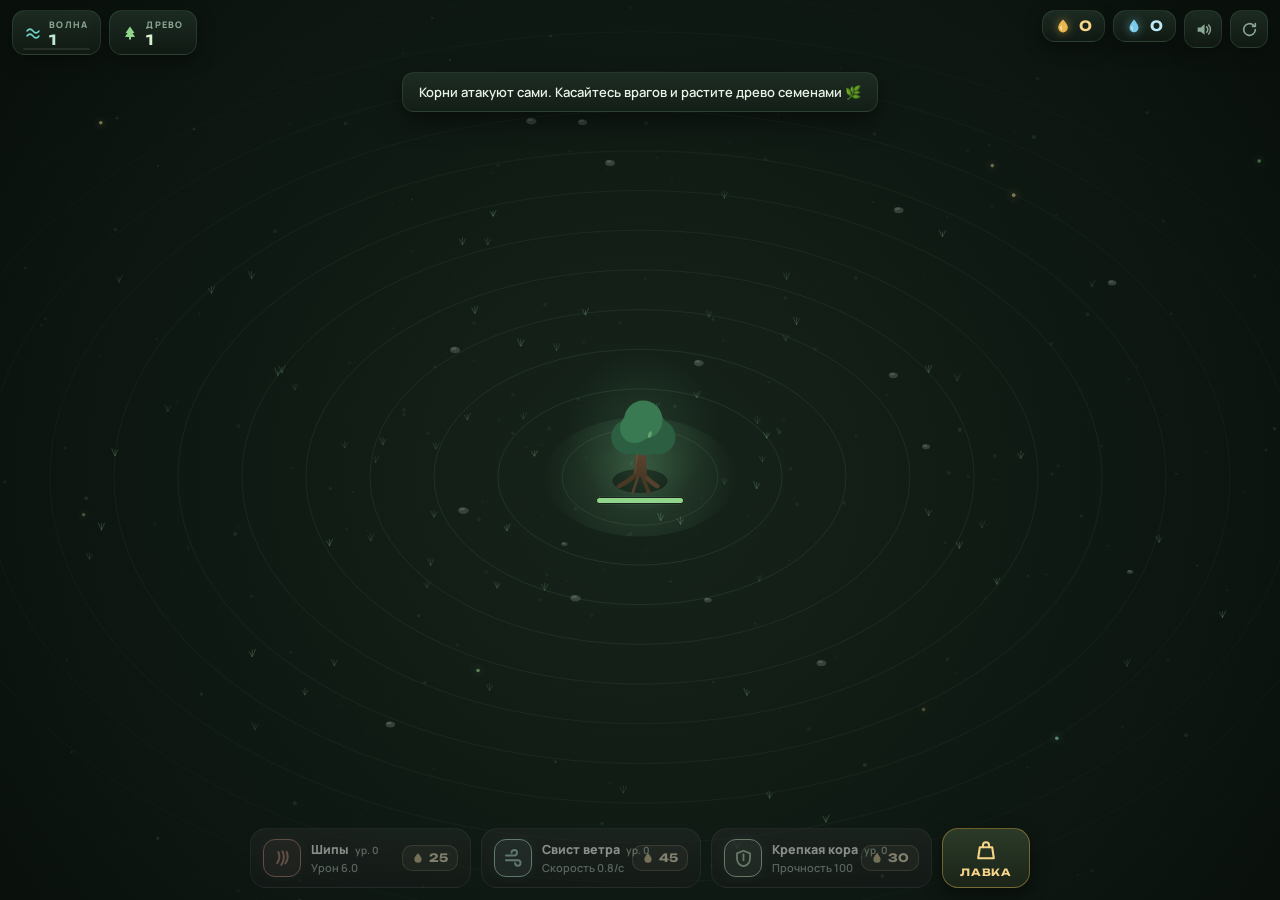
<file: game.html>
<!DOCTYPE html>
<html lang="ru">
<head>
<meta charset="utf-8">
<meta name="viewport" content="width=device-width, initial-scale=1, maximum-scale=1, user-scalable=no, viewport-fit=cover">
<title>Древо-Хранитель — AFK Tower Defense</title>
<link rel="preconnect" href="https://fonts.googleapis.com">
<link rel="preconnect" href="https://fonts.gstatic.com" crossorigin>
<link href="https://fonts.googleapis.com/css2?family=Unbounded:wght@500;700;800&family=Manrope:wght@400;600;700;800&display=swap" rel="stylesheet">
<style>
:root{
  --bg:#0a120d; --ink:#e9f2e6; --muted:#8ba793;
  --gold:#e8b64c; --gold2:#f6d488; --leaf:#8fd68a; --teal:#6fd3c7;
  --ember:#e0704f; --violet:#b07fd8; --danger:#e0564f; --dew:#7cc9e8;
  --line:rgba(150,200,160,.14);
}
*{box-sizing:border-box;-webkit-tap-highlight-color:transparent}
html,body{margin:0;height:100%;overflow:hidden;background:var(--bg)}
body{font-family:Manrope,system-ui,sans-serif;color:var(--ink);user-select:none;-webkit-user-select:none;touch-action:manipulation}
#game{position:fixed;inset:0;display:block;z-index:0}
#vignette{position:fixed;inset:0;pointer-events:none;z-index:2;opacity:0;transition:opacity .5s ease-out;
  background:radial-gradient(ellipse at center,transparent 45%,rgba(224,86,70,.5) 100%)}

#hud-top{position:fixed;top:0;left:0;right:0;z-index:4;display:flex;justify-content:space-between;align-items:flex-start;gap:8px;
  padding:calc(10px + env(safe-area-inset-top)) 12px 0;pointer-events:none}
.hud-group{display:flex;gap:8px;align-items:flex-start;flex-wrap:wrap;justify-content:flex-end}
.hud-group.left{justify-content:flex-start}
.pill{pointer-events:auto;display:flex;align-items:center;gap:8px;position:relative;
  background:linear-gradient(180deg,rgba(30,45,35,.92),rgba(17,26,20,.94));
  border:1px solid var(--line);border-radius:13px;padding:7px 12px;box-shadow:0 6px 18px rgba(0,0,0,.35)}
.pill>svg{width:16px;height:16px;flex:none}
.pill .col{display:flex;flex-direction:column;gap:1px}
.pill .lab{font-size:9px;letter-spacing:.14em;text-transform:uppercase;color:var(--muted);font-weight:800}
.pill b{font-family:Unbounded;font-weight:700;font-size:14px;line-height:1.1}
#wavePill>svg{color:var(--teal)} #wavePill b{color:#bfe8d2}
#wavePill.boss-phase>svg{color:var(--violet)}
#wavePill.boss-phase b{color:#e6d0f7}
#wavePill.boss-phase #wprog i{background:linear-gradient(90deg,var(--violet),#e2b8f2)}
#lvlPill>svg{color:var(--leaf)}  #lvlPill b{color:#d7f0d0}
#seedPill b{color:var(--gold2)}
#seedPill>svg{filter:drop-shadow(0 0 5px rgba(232,182,76,.6));animation:seedPulse 2.4s ease-in-out infinite}
@keyframes seedPulse{50%{transform:scale(1.14)}}
#dewPill b{color:#bfe9f5}
#dewPill>svg{filter:drop-shadow(0 0 5px rgba(124,201,232,.6))}
#dewPill.bump{animation:dewBump .5s ease}
@keyframes dewBump{30%{transform:scale(1.12)}}
#wprog{position:absolute;left:10px;right:10px;bottom:4px;height:2.5px;background:rgba(255,255,255,.08);border-radius:2px;overflow:hidden}
#wprog i{display:block;height:100%;width:0;background:linear-gradient(90deg,var(--teal),#a5e8c8);transition:width .35s ease}
.ico-btn{pointer-events:auto;width:38px;height:38px;display:grid;place-items:center;padding:0;cursor:pointer;
  background:linear-gradient(180deg,rgba(30,45,35,.92),rgba(17,26,20,.94));border:1px solid var(--line);border-radius:12px;
  color:var(--muted);box-shadow:0 6px 18px rgba(0,0,0,.35);transition:color .2s,transform .15s,border-color .2s}
.ico-btn:hover{color:var(--ink);transform:translateY(-1px);border-color:rgba(150,200,160,.3)}
.ico-btn svg{width:17px;height:17px}
#muteBtn .offv{display:none}
#muteBtn.off .onv{display:none}
#muteBtn.off .offv{display:block}

#waveBanner{position:fixed;left:0;right:0;top:19%;z-index:3;text-align:center;pointer-events:none;opacity:0}
#waveBanner.show{animation:bannerIn 2.6s ease forwards}
@keyframes bannerIn{0%{opacity:0;transform:translateY(16px) scale(.92)}12%{opacity:1;transform:none}75%{opacity:1}100%{opacity:0;transform:translateY(-12px)}}
#waveBanner h2{margin:0;font-family:Unbounded;font-weight:800;font-size:clamp(26px,6vw,46px);letter-spacing:.05em;color:#e2f5e6;
  text-shadow:0 0 26px rgba(130,225,170,.5),0 3px 10px rgba(0,0,0,.65)}
#waveBanner p{margin:8px 0 0;font-size:11px;font-weight:700;letter-spacing:.22em;text-transform:uppercase;color:var(--muted)}
#waveBanner.boss h2{color:#ecdffb;text-shadow:0 0 30px rgba(176,127,216,.65),0 3px 10px rgba(0,0,0,.65)}
#waveBanner.boss p{color:#c3a5dd}
#toast{position:fixed;left:50%;top:calc(72px + env(safe-area-inset-top));transform:translate(-50%,-8px);z-index:5;
  background:linear-gradient(180deg,#1d2c23,#131e17);border:1px solid var(--line);border-radius:12px;padding:10px 16px;
  font-size:13px;font-weight:600;max-width:86%;text-align:center;box-shadow:0 10px 26px rgba(0,0,0,.45);
  opacity:0;pointer-events:none;transition:opacity .4s,transform .4s}
#toast.show{opacity:1;transform:translate(-50%,0)}

#hud-bottom{position:fixed;left:0;right:0;bottom:0;z-index:4;display:flex;justify-content:center;
  padding:0 10px calc(12px + env(safe-area-inset-bottom));pointer-events:none}
.bottom-row{display:flex;gap:10px;align-items:stretch;width:100%;max-width:780px;pointer-events:auto}
.upgrades{display:grid;grid-template-columns:repeat(3,1fr);gap:10px;flex:1;min-width:0}
.upg{--acc:var(--leaf);--accbg:rgba(143,214,138,.13);position:relative;overflow:hidden;cursor:pointer;
  display:flex;align-items:center;gap:10px;padding:10px 12px;text-align:left;color:var(--ink);font:inherit;
  background:linear-gradient(180deg,#1d2c23,#131e17);border:1px solid var(--line);border-radius:16px;
  transition:transform .16s ease,border-color .25s,box-shadow .25s}
.upg-dmg{--acc:var(--ember);--accbg:rgba(224,112,79,.13)}
.upg-spd{--acc:var(--teal);--accbg:rgba(111,211,199,.13)}
.upg-hp {--acc:var(--leaf);--accbg:rgba(143,214,138,.13)}
.upg:hover:not(:disabled){transform:translateY(-2px);border-color:var(--acc);box-shadow:0 10px 24px rgba(0,0,0,.45)}
.upg:active:not(:disabled){transform:scale(.96)}
.upg:disabled{opacity:.55;filter:saturate(.35);cursor:default}
.upg-ico{width:38px;height:38px;flex:none;display:grid;place-items:center;border-radius:12px;
  background:var(--accbg);border:1px solid var(--acc);color:var(--acc);box-shadow:0 0 14px -2px var(--accbg)}
.upg-ico svg{width:19px;height:19px}
.upg-body{display:flex;flex-direction:column;gap:2px;min-width:0}
.upg-name{font-weight:800;font-size:12.5px;display:flex;align-items:baseline;gap:6px;white-space:nowrap}
.upg-lvl{font-size:10px;color:var(--muted);font-weight:700}
.upg-stat{font-size:11px;color:var(--muted);font-weight:600;white-space:nowrap}
.upg-cost{margin-left:auto;flex:none;display:flex;align-items:center;gap:5px;padding:5px 9px;border-radius:10px;
  font-family:Unbounded;font-size:11.5px;font-weight:700;color:var(--gold2);
  background:rgba(232,182,76,.09);border:1px solid rgba(232,182,76,.28)}
.upg-cost svg{width:12px;height:12px}
.upg.afford .upg-cost{animation:costGlow 1.8s ease-in-out infinite}
@keyframes costGlow{50%{box-shadow:0 0 12px rgba(232,182,76,.4);background:rgba(232,182,76,.16)}}
.upg.bought::after{content:'';position:absolute;inset:0;pointer-events:none;
  background:radial-gradient(circle,rgba(255,255,255,.25),transparent 70%);animation:buyFlash .5s ease-out forwards}
@keyframes buyFlash{to{opacity:0}}
#shopBtn{flex:none;width:88px;display:flex;flex-direction:column;align-items:center;justify-content:center;gap:5px;cursor:pointer;
  color:var(--gold2);font-family:Unbounded;font-weight:700;font-size:10px;letter-spacing:.08em;
  background:linear-gradient(180deg,#2c3a28,#1a2418);border:1px solid rgba(232,182,76,.4);border-radius:16px;
  box-shadow:0 6px 18px rgba(0,0,0,.4);transition:transform .16s,border-color .2s,box-shadow .25s}
#shopBtn svg{width:22px;height:22px}
#shopBtn:hover{transform:translateY(-2px);border-color:var(--gold)}
#shopBtn:active{transform:scale(.96)}
#shopBtn.glow{animation:shopGlow 2s ease-in-out infinite}
@keyframes shopGlow{50%{box-shadow:0 6px 18px rgba(0,0,0,.4),0 0 18px rgba(124,201,232,.45);border-color:var(--dew)}}
@media(max-width:620px){
  .upgrades{gap:7px}
  .upg{flex-direction:column;gap:6px;padding:10px 6px 9px;text-align:center;border-radius:14px}
  .upg-body{align-items:center}
  .upg-name{font-size:11px}
  .upg-stat{display:none}
  .upg-ico{width:32px;height:32px;border-radius:10px}
  #shopBtn{width:64px;font-size:8.5px}
  #shopBtn svg{width:18px;height:18px}
}

.overlay{position:fixed;inset:0;z-index:10;display:grid;place-items:center;padding:16px;
  background:rgba(5,10,7,.72);backdrop-filter:blur(5px);opacity:0;pointer-events:none;transition:opacity .3s}
.overlay.open{opacity:1;pointer-events:auto}
.modal{width:100%;max-width:380px;text-align:center;padding:30px 26px 26px;border-radius:22px;position:relative;
  background:linear-gradient(180deg,#1c2b22,#121c15);border:1px solid rgba(150,200,160,.2);
  box-shadow:0 30px 80px rgba(0,0,0,.6),0 0 0 6px rgba(150,200,160,.04);
  transform:translateY(18px) scale(.94);transition:transform .4s cubic-bezier(.2,.9,.25,1.15)}
.overlay.open .modal{transform:none}
.m-ico{width:58px;height:58px;margin:0 auto 14px;border-radius:50%;display:grid;place-items:center}
.m-ico svg{width:26px;height:26px}
.afk .m-ico{background:rgba(111,211,199,.12);border:1px solid rgba(111,211,199,.4);color:#bfe9df;
  box-shadow:0 0 24px rgba(111,211,199,.25);animation:moonFloat 3.5s ease-in-out infinite}
@keyframes moonFloat{50%{transform:translateY(-4px)}}
.over .m-ico{background:rgba(224,86,79,.1);border:1px solid rgba(224,86,79,.4);color:#e8a49b}
.modal h2{margin:0 0 6px;font-family:Unbounded;font-weight:800;font-size:21px}
.modal .sub{margin:0 0 18px;color:var(--muted);font-size:13px;font-weight:600;line-height:1.55}
.modal .sub b{color:var(--gold2)}
.afk-reward{display:flex;align-items:center;justify-content:center;gap:10px;margin:0 0 12px;padding:14px;border-radius:14px;
  background:rgba(232,182,76,.07);border:1px solid rgba(232,182,76,.3)}
.afk-reward.dew-r{background:rgba(124,201,232,.07);border-color:rgba(124,201,232,.3);margin-bottom:18px}
.afk-reward svg{width:26px;height:26px;filter:drop-shadow(0 0 8px rgba(232,182,76,.7))}
.afk-reward.dew-r svg{filter:drop-shadow(0 0 8px rgba(124,201,232,.7))}
.afk-reward b{font-family:Unbounded;font-size:24px;font-weight:800;color:var(--gold2);text-shadow:0 0 16px rgba(232,182,76,.45)}
.afk-reward.dew-r b{color:#bfe9f5;text-shadow:0 0 16px rgba(124,201,232,.45)}
.afk-reward span{color:var(--muted);font-weight:700;font-size:13px}
.stats{display:flex;gap:8px;margin-bottom:20px}
.st{flex:1;background:rgba(255,255,255,.035);border:1px solid rgba(150,200,160,.1);border-radius:12px;padding:10px 6px}
.st b{display:block;font-family:Unbounded;font-size:15px;font-weight:700;margin-bottom:3px}
.st span{font-size:9px;letter-spacing:.1em;text-transform:uppercase;color:var(--muted);font-weight:800}
.btn-primary{display:block;width:100%;border:0;border-radius:14px;padding:14px 20px;cursor:pointer;
  font-family:Unbounded;font-weight:700;font-size:13px;letter-spacing:.04em;color:#241a06;
  background:linear-gradient(180deg,#f4d083,#dfa93c);
  box-shadow:0 8px 24px rgba(232,182,76,.35),inset 0 1px 0 rgba(255,255,255,.5);transition:transform .15s,filter .2s}
.btn-primary:hover{transform:translateY(-2px);filter:brightness(1.06)}
.btn-primary:active{transform:scale(.97)}
.link-btn{display:inline-block;margin-top:14px;background:none;border:0;padding:0;cursor:pointer;
  color:var(--muted);font:600 12px Manrope;text-decoration:underline;text-underline-offset:3px}
.link-btn:hover{color:var(--ink)}

.modal.shop{max-width:600px;text-align:left;padding:24px 22px 20px}
.shop-close{position:absolute;top:12px;right:12px;width:34px;height:34px;border-radius:10px;border:1px solid var(--line);
  background:rgba(255,255,255,.04);color:var(--muted);font:700 16px Manrope;cursor:pointer;transition:color .2s,border-color .2s}
.shop-close:hover{color:var(--ink);border-color:rgba(150,200,160,.35)}
.shop-head{display:flex;align-items:center;justify-content:space-between;gap:10px;padding-right:40px}
.shop-head h2{margin:0;font-size:19px}
.shop-head h2 small{display:block;font:600 11px Manrope;color:var(--muted);letter-spacing:.04em;margin-top:3px}
.dew-bal{display:flex;align-items:center;gap:6px;font-family:Unbounded;font-weight:700;font-size:14px;color:#bfe9f5;
  background:rgba(124,201,232,.1);border:1px solid rgba(124,201,232,.3);padding:7px 12px;border-radius:11px;flex:none}
.dew-bal svg{width:15px;height:15px}
.tabs{display:flex;gap:6px;margin:16px 0 14px;background:rgba(0,0,0,.25);padding:4px;border-radius:12px}
.tab{flex:1;border:0;background:transparent;color:var(--muted);font:800 12px Manrope;padding:9px;border-radius:9px;
  cursor:pointer;letter-spacing:.03em;transition:color .2s,background .2s}
.tab.active{background:linear-gradient(180deg,#2a3d2f,#1d2b22);color:var(--ink);box-shadow:0 3px 10px rgba(0,0,0,.3)}
.tabpane{max-height:min(52vh,430px);overflow-y:auto;padding-right:5px}
.tabpane::-webkit-scrollbar{width:6px}
.tabpane::-webkit-scrollbar-thumb{background:rgba(150,200,160,.22);border-radius:3px}
.tabpane[hidden]{display:none}
.mod-row{display:flex;align-items:center;gap:12px;padding:12px;margin-bottom:8px;border-radius:14px;
  background:rgba(255,255,255,.03);border:1px solid rgba(150,200,160,.1);transition:border-color .2s,background .2s}
.mod-row:hover{border-color:rgba(150,200,160,.28);background:rgba(255,255,255,.05)}
.mod-ico{width:40px;height:40px;flex:none;display:grid;place-items:center;border-radius:11px;
  background:var(--accbg);border:1px solid var(--acc);color:var(--acc)}
.mod-ico svg{width:20px;height:20px}
.mod-info{flex:1;min-width:0;display:flex;flex-direction:column;gap:2px}
.mod-name{font-weight:800;font-size:13.5px;display:flex;gap:9px;align-items:center}
.pips{display:flex;gap:3px}
.pips i{width:6px;height:6px;border-radius:50%;background:rgba(255,255,255,.13)}
.pips i.on{background:var(--acc);box-shadow:0 0 6px var(--acc)}
.mod-desc{font-size:11.5px;color:var(--muted);font-weight:600}
.mod-fx{font-size:11px;color:#bcd8c2;font-weight:700}
.buy-dew{flex:none;display:flex;align-items:center;gap:5px;font-family:Unbounded;font-size:11.5px;font-weight:700;
  color:#bfe9f5;background:rgba(124,201,232,.1);border:1px solid rgba(124,201,232,.4);border-radius:10px;
  padding:8px 12px;cursor:pointer;transition:transform .15s,box-shadow .2s,opacity .2s}
.buy-dew svg{width:12px;height:12px}
.buy-dew:hover:not(:disabled){transform:translateY(-1px);box-shadow:0 0 12px rgba(124,201,232,.35)}
.buy-dew:active:not(:disabled){transform:scale(.95)}
.buy-dew:disabled{opacity:.4;cursor:default}
.buy-dew.max{color:var(--muted);border-color:var(--line);background:rgba(255,255,255,.03);cursor:default}
.shop-note{margin:10px 2px 0;font-size:11px;color:var(--muted);font-weight:600}
.skin-grid{display:grid;grid-template-columns:repeat(3,1fr);gap:10px}
@media(max-width:520px){.skin-grid{grid-template-columns:repeat(2,1fr)}}
.skin-card{padding:12px 10px;border-radius:14px;text-align:center;cursor:pointer;
  background:rgba(255,255,255,.03);border:1px solid rgba(150,200,160,.1);
  transition:border-color .2s,transform .16s,box-shadow .25s}
.skin-card:hover{transform:translateY(-2px);border-color:rgba(150,200,160,.3)}
.skin-card.active{border-color:var(--gold);box-shadow:0 0 0 1px var(--gold),0 8px 20px rgba(232,182,76,.14)}
.skin-prev{height:62px;display:grid;place-items:center;margin-bottom:8px}
.skin-prev svg{height:56px;width:auto;filter:drop-shadow(0 4px 8px rgba(0,0,0,.4));animation:treeSway 4s ease-in-out infinite}
@keyframes treeSway{50%{transform:rotate(1.6deg)}}
.skin-name{font-weight:800;font-size:12px;margin-bottom:5px}
.skin-state{font-size:10px;font-weight:800;letter-spacing:.07em;text-transform:uppercase;display:flex;align-items:center;justify-content:center;gap:4px}
.skin-state svg{width:11px;height:11px}
</style>
</head>
<body>

<canvas id="game"></canvas>
<div id="vignette"></div>

<header id="hud-top">
  <div class="hud-group left">
    <div class="pill" id="wavePill">
      <svg viewBox="0 0 16 16"><path d="M2 6c2-2.5 4-2.5 6 0s4 2.5 6 0M2 11c2-2.5 4-2.5 6 0s4 2.5 6 0" stroke="currentColor" stroke-width="1.6" fill="none" stroke-linecap="round"/></svg>
      <span class="col"><span class="lab" id="waveLab">Волна</span><b id="waveNum">1</b></span>
      <span id="wprog"><i></i></span>
    </div>
    <div class="pill" id="lvlPill">
      <svg viewBox="0 0 16 16"><path d="M8 1.5 3.5 8h2L3 12h4v2.5h2V12h4l-2.5-4h2L8 1.5Z" fill="currentColor"/></svg>
      <span class="col"><span class="lab">Древо</span><b id="treeLvl">1</b></span>
    </div>
  </div>
  <div class="hud-group">
    <div class="pill" id="seedPill">
      <svg viewBox="0 0 16 16"><path d="M8 1.5C8 1.5 3.2 6 3.2 9.6a4.8 4.8 0 0 0 9.6 0C12.8 6 8 1.5 8 1.5Z" fill="#e8b64c"/><path d="M6.2 8.2c-.5 1-.4 2.2.2 3" stroke="#fff3cf" stroke-width="1.1" fill="none" stroke-linecap="round"/></svg>
      <b id="seedNum">0</b>
    </div>
    <div class="pill" id="dewPill">
      <svg viewBox="0 0 16 16"><path d="M8 1.5C8 1.5 3.5 6.5 3.5 9.8a4.5 4.5 0 0 0 9 0C12.5 6.5 8 1.5 8 1.5Z" fill="#7cc9e8"/><path d="M6.1 8.6c-.5 1-.4 2.1.2 2.9" stroke="#dcf3fb" stroke-width="1" fill="none" stroke-linecap="round"/></svg>
      <b id="dewNum">0</b>
    </div>
    <button class="ico-btn" id="muteBtn" title="Звук">
      <svg class="onv" viewBox="0 0 16 16"><path d="M2.5 6v4h2.8L9 13V3L5.3 6H2.5Z" fill="currentColor"/><path d="M11 5.5a3.5 3.5 0 0 1 0 5M12.8 3.8a6 6 0 0 1 0 8.4" stroke="currentColor" stroke-width="1.4" fill="none" stroke-linecap="round"/></svg>
      <svg class="offv" viewBox="0 0 16 16"><path d="M2.5 6v4h2.8L9 13V3L5.3 6H2.5Z" fill="currentColor"/><path d="M11.2 6.2l3.6 3.6M14.8 6.2l-3.6 3.6" stroke="currentColor" stroke-width="1.4" stroke-linecap="round"/></svg>
    </button>
    <button class="ico-btn" id="resetBtn" title="Сбросить прогресс">
      <svg viewBox="0 0 16 16"><path d="M13.5 8a5.5 5.5 0 1 1-1.6-3.9M13.5 2.5v2.6h-2.6" stroke="currentColor" stroke-width="1.5" fill="none" stroke-linecap="round" stroke-linejoin="round"/></svg>
    </button>
  </div>
</header>

<div id="waveBanner"><h2 id="bannerTitle"></h2><p id="bannerSub"></p></div>
<div id="toast"></div>

<footer id="hud-bottom">
  <div class="bottom-row">
    <div class="upgrades">
      <button class="upg upg-dmg" id="upgDmg">
        <span class="upg-ico"><svg viewBox="0 0 16 16"><path d="M4.5 2.5c1.2 3 1.2 6.5-1 9.5M8 2c1.6 3.4 1.6 7.6-1 11.5M11.5 2.5c1.2 3 1.2 6.5-1 9.5" stroke="currentColor" stroke-width="1.7" fill="none" stroke-linecap="round"/></svg></span>
        <span class="upg-body">
          <span class="upg-name">Шипы <span class="upg-lvl">ур. 0</span></span>
          <span class="upg-stat">Урон 6</span>
        </span>
        <span class="upg-cost"><svg viewBox="0 0 16 16"><path d="M8 1.5C8 1.5 3.2 6 3.2 9.6a4.8 4.8 0 0 0 9.6 0C12.8 6 8 1.5 8 1.5Z" fill="#e8b64c"/></svg><b>25</b></span>
      </button>
      <button class="upg upg-spd" id="upgSpd">
        <span class="upg-ico"><svg viewBox="0 0 16 16"><path d="M2.5 5.5h7a2.3 2.3 0 1 0-2.3-2.3M2.5 9.5h10a2.3 2.3 0 1 1-2.3 2.3" stroke="currentColor" stroke-width="1.6" fill="none" stroke-linecap="round"/></svg></span>
        <span class="upg-body">
          <span class="upg-name">Свист ветра <span class="upg-lvl">ур. 0</span></span>
          <span class="upg-stat">Скорость 0.8/с</span>
        </span>
        <span class="upg-cost"><svg viewBox="0 0 16 16"><path d="M8 1.5C8 1.5 3.2 6 3.2 9.6a4.8 4.8 0 0 0 9.6 0C12.8 6 8 1.5 8 1.5Z" fill="#e8b64c"/></svg><b>45</b></span>
      </button>
      <button class="upg upg-hp" id="upgHp">
        <span class="upg-ico"><svg viewBox="0 0 16 16"><path d="M8 1.5l5.5 2.2v3.8c0 3.6-2.4 6.2-5.5 7-3.1-.8-5.5-3.4-5.5-7V3.7L8 1.5Z" stroke="currentColor" stroke-width="1.5" fill="none" stroke-linejoin="round"/><path d="M8 4.5v5" stroke="currentColor" stroke-width="1.5" stroke-linecap="round"/></svg></span>
        <span class="upg-body">
          <span class="upg-name">Крепкая кора <span class="upg-lvl">ур. 0</span></span>
          <span class="upg-stat">Прочность 100</span>
        </span>
        <span class="upg-cost"><svg viewBox="0 0 16 16"><path d="M8 1.5C8 1.5 3.2 6 3.2 9.6a4.8 4.8 0 0 0 9.6 0C12.8 6 8 1.5 8 1.5Z" fill="#e8b64c"/></svg><b>30</b></span>
      </button>
    </div>
    <button id="shopBtn" title="Лавка рощи">
      <svg viewBox="0 0 16 16"><path d="M3.5 6h9l1.2 8H2.3l1.2-8Z" stroke="currentColor" stroke-width="1.5" fill="none" stroke-linejoin="round"/><path d="M5.8 6V4.6a2.2 2.2 0 0 1 4.4 0V6" stroke="currentColor" stroke-width="1.5" fill="none" stroke-linecap="round"/></svg>
      <span>ЛАВКА</span>
    </button>
  </div>
</footer>

<div class="overlay" id="shopOverlay">
  <div class="modal shop">
    <button class="shop-close" id="shopClose">✕</button>
    <div class="shop-head">
      <h2>Лавка рощи<small>росу приносят боссы и големы</small></h2>
      <div class="dew-bal"><svg viewBox="0 0 16 16"><path d="M8 1.5C8 1.5 3.5 6.5 3.5 9.8a4.5 4.5 0 0 0 9 0C12.5 6.5 8 1.5 8 1.5Z" fill="#7cc9e8"/></svg><b id="shopDew">0</b></div>
    </div>
    <div class="tabs">
      <button class="tab active" id="tabMods">Модификации</button>
      <button class="tab" id="tabSkins">Облик древа</button>
    </div>
    <div class="tabpane" id="paneMods"></div>
    <div class="tabpane" id="paneSkins" hidden></div>
  </div>
</div>

<div class="overlay" id="afkOverlay">
  <div class="modal afk">
    <div class="m-ico"><svg viewBox="0 0 16 16"><path d="M13.6 9.7A6 6 0 0 1 6.3 2.4a6.3 6.3 0 1 0 7.3 7.3Z" fill="currentColor"/></svg></div>
    <h2>Пока вас не было…</h2>
    <p class="sub">Древо держало оборону <b id="afkTime">—</b><br>и собрало урожай с поверженных существ</p>
    <div class="afk-reward">
      <svg viewBox="0 0 16 16"><path d="M8 1.5C8 1.5 3.2 6 3.2 9.6a4.8 4.8 0 0 0 9.6 0C12.8 6 8 1.5 8 1.5Z" fill="#e8b64c"/></svg>
      <b id="afkAmount">+0</b><span>семян</span>
    </div>
    <div class="afk-reward dew-r" id="afkDewRow" style="display:none">
      <svg viewBox="0 0 16 16"><path d="M8 1.5C8 1.5 3.5 6.5 3.5 9.8a4.5 4.5 0 0 0 9 0C12.5 6.5 8 1.5 8 1.5Z" fill="#7cc9e8"/></svg>
      <b id="afkDew">+0</b><span>росы</span>
    </div>
    <button class="btn-primary" id="afkClaim">Забрать награду</button>
  </div>
</div>

<div class="overlay" id="overOverlay">
  <div class="modal over">
    <div class="m-ico"><svg viewBox="0 0 16 16"><path d="M8 14.5V8.6L6 6.9l2.2-1.8V2.6" stroke="currentColor" stroke-width="1.6" fill="none" stroke-linecap="round" stroke-linejoin="round"/><circle cx="11.6" cy="12.4" r="1.4" fill="currentColor"/></svg></div>
    <h2>Древо пало…</h2>
    <p class="sub">Тьма оказалась сильнее. Но корни помнят —<br>древо возродится, если подпитать его семенами.</p>
    <div class="stats">
      <div class="st"><b id="stWave">1</b><span>волна</span></div>
      <div class="st"><b id="stKills">0</b><span>врагов</span></div>
      <div class="st"><b id="stSeeds">0</b><span>семян</span></div>
    </div>
    <button class="btn-primary" id="reviveBtn">🌱 Возродить древо</button>
    <button class="link-btn" id="wipeBtn">Начать с чистого листа</button>
  </div>
</div>

<script>
(() => {
'use strict';
/* ═══════════ утилиты ═══════════ */
const $=s=>document.querySelector(s);
const TAU=Math.PI*2, ISO=0.62, KEY='drevo.save.v3';
const clamp=(v,a,b)=>v<a?a:v>b?b:v;
const rand=(a,b)=>a+Math.random()*(b-a);
function fmt(n){n=Math.floor(n);if(n<1e3)return''+n;const u=['K','M','B','T','Qa'];let i=-1,x=n;
  while(x>=1e3&&i<u.length-1){x/=1e3;i++}
  return (x<10?x.toFixed(2):x<100?x.toFixed(1):''+Math.round(x)).replace(/\.0+$|(\.\d*[1-9])0+$/,'$1')+u[i];}
const fmtS=v=>v<10?v.toFixed(1):v<100?''+Math.round(v):fmt(v);
function fmtTime(s){s=Math.floor(s);const h=Math.floor(s/3600),m=Math.floor(s%3600/60),sec=s%60;
  if(h)return h+' ч '+m+' мин';if(m)return m+' мин '+sec+' сек';return sec+' сек';}

/* ═══════════ облики дерева ═══════════ */
const TREE_SKINS={
 oak:{name:'Древо-хранитель',style:'oak',cost:0,
  trunk:['#6b5138','#4a3826'],canopy:['#2c5f41','#3a7a52','#4b9463','#5fae74'],
  glow:'128,224,168',leafC:'142,196,140',leafKind:'leaf',orb:'#a9e8c4',fruit:'#f2cf7e',
  svg:'<svg viewBox="0 0 40 44"><path d="M18 42v-14h4v14z" fill="#5d452e"/><circle cx="20" cy="18" r="11" fill="#3a7a52"/><circle cx="12" cy="22" r="7" fill="#2c5f41"/><circle cx="28" cy="22" r="7" fill="#2c5f41"/><circle cx="20" cy="12" r="7" fill="#5fae74"/></svg>'},
 willow:{name:'Плакучая ива',style:'willow',cost:8,
  trunk:['#5d6b4a','#3f4a33'],canopy:['#2f6b5e','#3f8a74','#57a88b','#79c4a4'],
  glow:'120,220,200',leafC:'126,204,178',leafKind:'leaf',orb:'#b8f0dc',fruit:'#e6f7c9',
  svg:'<svg viewBox="0 0 40 44"><path d="M18.5 42V24h3v18z" fill="#4a5638"/><ellipse cx="20" cy="16" rx="11" ry="8" fill="#3f8a74"/><path d="M10 18q-1 10-3 16M15 21q-1 9-2 15M25 21q1 9 2 15M30 18q1 10 3 16M20 22v14" stroke="#57a88b" stroke-width="2" fill="none" stroke-linecap="round"/></svg>'},
 maple:{name:'Багряный клён',style:'maple',cost:8,
  trunk:['#6b4632','#4a3022'],canopy:['#7a2f26','#a04430','#c25b38','#e07a48'],
  glow:'232,150,96',leafC:'214,110,70',leafKind:'leaf',orb:'#ffd08a',fruit:'#ff9a5c',
  svg:'<svg viewBox="0 0 40 44"><path d="M18 42v-14h4v14z" fill="#4a3022"/><circle cx="20" cy="18" r="11" fill="#a04430"/><circle cx="12" cy="22" r="7" fill="#7a2f26"/><circle cx="28" cy="22" r="7" fill="#7a2f26"/><circle cx="20" cy="12" r="7" fill="#e07a48"/></svg>'},
 sakura:{name:'Цветущая сакура',style:'sakura',cost:10,
  trunk:['#7a5a4a','#54402f'],canopy:['#a85a74','#c97a92','#e59ab0','#f6bcd0'],
  glow:'240,160,196',leafC:'240,150,180',leafKind:'petal',orb:'#ffd7e4',fruit:'#ff9ec0',
  svg:'<svg viewBox="0 0 40 44"><path d="M18 42v-14h4v14z" fill="#54402f"/><circle cx="20" cy="17" r="11" fill="#c97a92"/><circle cx="11" cy="21" r="7.5" fill="#a85a74"/><circle cx="29" cy="21" r="7.5" fill="#a85a74"/><circle cx="20" cy="11" r="7.5" fill="#f6bcd0"/><circle cx="16" cy="16" r="1.6" fill="#ffe3ee"/><circle cx="24" cy="13" r="1.6" fill="#ffe3ee"/><circle cx="22" cy="20" r="1.6" fill="#ffe3ee"/></svg>'},
 frost:{name:'Морозный ясень',style:'frost',cost:12,
  trunk:['#5f6e78','#414d56'],canopy:['#3e5a6b','#5d8296','#84aec2','#aed6e6'],
  glow:'150,210,240',leafC:'190,225,245',leafKind:'snow',orb:'#cfeaff',fruit:'#9fd4f2',
  svg:'<svg viewBox="0 0 40 44"><path d="M18.5 42V26h3v16z" fill="#414d56"/><path d="M20 4l4 12h-8z" fill="#aed6e6"/><path d="M9 14l7 8-9 4z" fill="#84aec2"/><path d="M31 14l-7 8 9 4z" fill="#84aec2"/><path d="M20 12l6 14H14z" fill="#5d8296"/></svg>'},
 moon:{name:'Лунный кедр',style:'moon',cost:15,
  trunk:['#4a4660','#33304a'],canopy:['#2c2f4a','#3c4268','#4d5684','#616da6'],
  glow:'150,160,232',leafC:'150,165,230',leafKind:'spark',orb:'#c3ccff',fruit:'#8fa0ff',
  svg:'<svg viewBox="0 0 40 44"><path d="M18 42v-14h4v14z" fill="#33304a"/><circle cx="20" cy="18" r="11" fill="#3c4268"/><circle cx="12" cy="22" r="7" fill="#2c2f4a"/><circle cx="28" cy="22" r="7" fill="#2c2f4a"/><circle cx="20" cy="12" r="7" fill="#4d5684"/><circle cx="15" cy="15" r="1.4" fill="#c3ccff"/><circle cx="24" cy="18" r="1.4" fill="#c3ccff"/><circle cx="20" cy="10" r="1.4" fill="#e6ebff"/></svg>'}};

/* ═══════════ модификации ═══════════ */
const DEW_SVG='<svg viewBox="0 0 16 16"><path d="M8 1.5C8 1.5 3.5 6.5 3.5 9.8a4.5 4.5 0 0 0 9 0C12.5 6.5 8 1.5 8 1.5Z" fill="#7cc9e8"/></svg>';
const MODS=[
 {k:'roots',name:'Удар корнями',acc:'#c9a06a',accbg:'rgba(201,160,106,.12)',
  desc:'Корни прокапываются под землёй и бьют врага снизу — главная сила древа',costs:[6,14,28],
  fx:l=>{const cd=(2.4-.35*l).toFixed(1),d=Math.round((2.2+.8*l)*100);
    return l<3?`Каждые ${cd} c · ${d}% урона → ${Math.round((2.2+.8*(l+1))*100)}%${l===2?' + 2-й корень':''}`:`Каждые ${cd} c · ${d}% урона · 2 корня`;},
  svg:'<svg viewBox="0 0 16 16"><path d="M8 2v5M8 7c0 3-3.2 3.2-4.2 6.5M8 7c0 3 3.2 3.2 4.2 6.5M8 7v7" stroke="currentColor" stroke-width="1.6" fill="none" stroke-linecap="round"/></svg>'},
 {k:'multishot',name:'Разветвление',acc:'#e8b64c',accbg:'rgba(232,182,76,.12)',
  desc:'Древо выпускает дополнительные семена по ближним целям',costs:[5,12,26],
  fx:l=>`Выстрелов сразу: ${1+l}${l<3?' → '+(2+l):''}`,
  svg:'<svg viewBox="0 0 16 16"><path d="M8 14V8M8 8 3.5 3M8 8l4.5-5M8 8V2.5" stroke="currentColor" stroke-width="1.6" fill="none" stroke-linecap="round"/></svg>'},
 {k:'bounce',name:'Отскок',acc:'#6fd3c7',accbg:'rgba(111,211,199,.12)',
  desc:'Семя отскакивает к ближайшему врагу (70% урона)',costs:[4,10,22],
  fx:l=>l?`Отскоков: ${l}${l<3?' → '+(l+1):''} · 70% урона`:'Отскоков: 1 · 70% урона',
  svg:'<svg viewBox="0 0 16 16"><path d="M2 12 6 4l4 8 4-8" stroke="currentColor" stroke-width="1.6" fill="none" stroke-linecap="round" stroke-linejoin="round"/></svg>'},
 {k:'splash',name:'Резонанс',acc:'#e0704f',accbg:'rgba(224,112,79,.12)',
  desc:'При попадании рождается ударная волна по соседям',costs:[6,14,28],
  fx:l=>l?`${35+10*l}% урона · радиус ${40+15*l}${l<3?' → '+(45+10*l)+'%':''}`:'45% урона · радиус 55',
  svg:'<svg viewBox="0 0 16 16"><circle cx="8" cy="8" r="2.4" fill="currentColor"/><path d="M8 1.5v2M8 12.5v2M1.5 8h2M12.5 8h2M3.4 3.4l1.4 1.4M11.2 11.2l1.4 1.4M12.6 3.4l-1.4 1.4M4.8 11.2l-1.4 1.4" stroke="currentColor" stroke-width="1.4" stroke-linecap="round"/></svg>'},
 {k:'frost',name:'Морозная роса',acc:'#8fd0f0',accbg:'rgba(124,201,232,.12)',
  desc:'Ледяная роса замедляет врагов',costs:[4,10,20],
  fx:l=>l?`Замедление ${25+10*l}%${l<3?' → '+(35+10*l)+'%':''} · ${(1.2+.3*l).toFixed(1)} c`:'Замедление 35% · 1.5 c',
  svg:'<svg viewBox="0 0 16 16"><path d="M8 2v12M2.8 5l10.4 6M13.2 5 2.8 11" stroke="currentColor" stroke-width="1.5" fill="none" stroke-linecap="round"/></svg>'},
 {k:'branch',name:'Удар ветками',acc:'#8fd68a',accbg:'rgba(143,214,138,.12)',
  desc:'Ветки сметают врагов вблизи древа и отбрасывают их',costs:[6,13,26],
  fx:l=>l?`Каждые ${(2.4-.4*l).toFixed(1)} c · ${Math.round((1.2+.5*l)*100)}% урона${l<3?' → '+Math.round((1.7+.5*l)*100)+'%':''}`:'Каждые 2.0 c · 170% урона',
  svg:'<svg viewBox="0 0 16 16"><path d="M3 14C6 9 6.5 5.5 13 2M7.6 7.4c1.6.6 3.1.3 4.2-1M5.9 10.2c1.8.4 3.3 0 4.5-1.3" stroke="currentColor" stroke-width="1.5" fill="none" stroke-linecap="round"/></svg>'},
 {k:'leaf',name:'Удар листвой',acc:'#a5d86f',accbg:'rgba(165,216,111,.12)',
  desc:'Древо выпускает кольцо листьев во все стороны',costs:[8,17,34],
  fx:l=>`Листьев: ${10+5*l} · ${Math.round((.7+.35*l)*100)}% урона${l<3?` → ${15+5*l} листьев`:''}`,
  svg:'<svg viewBox="0 0 16 16"><path d="M4 13C4 7 8 3 13 3c0 5-4 9-9 10Z" stroke="currentColor" stroke-width="1.5" fill="none" stroke-linejoin="round"/><path d="M4 13C7 9.5 9 7.5 12 4.5" stroke="currentColor" stroke-width="1.2" fill="none" stroke-linecap="round"/></svg>'}];

/* ═══════════ состояние ═══════════ */
const maxHpOf=o=>Math.round(100*Math.pow(1.16,o.hpLvl));
const DEF_MODS={multishot:0,bounce:0,splash:0,frost:0,roots:0,branch:0,leaf:0};
function load(){
  let d=null;
  for(const k of ['drevo.save.v3','drevo.save.v2','drevo.save.v1']){
    try{const p=JSON.parse(localStorage.getItem(k));if(p){d=p;break;}}catch(e){}}
  if(d&&d.v===1){
    const s=Object.assign({v:1,seeds:0,dew:0,wave:1,killed:0,totalKills:0,dmgLvl:0,spdLvl:0,hpLvl:0,
      treeHp:100,muted:false,lastSeen:0,bestWave:1,seen:true,tipShop:false},d);
    s.mods=Object.assign({},DEF_MODS,d.mods||{});
    s.treeSkins=(Array.isArray(d.treeSkins)&&d.treeSkins.length)?d.treeSkins:['oak'];
    s.treeSkin=(d.treeSkin&&TREE_SKINS[d.treeSkin])?d.treeSkin:'oak';
    if(s.treeHp<=0)s.treeHp=maxHpOf(s);
    s.treeHp=Math.min(s.treeHp,maxHpOf(s));
    return s;}
  return {v:1,seeds:0,dew:0,wave:1,killed:0,totalKills:0,dmgLvl:0,spdLvl:0,hpLvl:0,treeHp:100,
    muted:false,lastSeen:0,bestWave:1,seen:false,tipShop:false,
    mods:Object.assign({},DEF_MODS),treeSkins:['oak'],treeSkin:'oak'};
}
const S=load();
function save(){try{localStorage.setItem(KEY,JSON.stringify({v:1,seeds:S.seeds,dew:S.dew,wave:S.wave,killed:S.killed,
  totalKills:S.totalKills,dmgLvl:S.dmgLvl,spdLvl:S.spdLvl,hpLvl:S.hpLvl,treeHp:S.treeHp,muted:S.muted,
  lastSeen:Date.now(),bestWave:S.bestWave,seen:true,tipShop:S.tipShop,
  mods:S.mods,treeSkins:S.treeSkins,treeSkin:S.treeSkin}));}catch(e){}}

/* ═══════════ статы (мягкие кривые) ═══════════ */
const treeDmg   =()=>6*Math.pow(1.10,S.dmgLvl);
const treeAspd  =()=>Math.min(4.5,.8*Math.pow(1.08,S.spdLvl));
const treeMaxHp =()=>maxHpOf(S);
const COST={dmg:[25,1.27],spd:[45,1.30],hp:[30,1.27]};
const costOf=k=>Math.ceil(COST[k][0]*Math.pow(COST[k][1],S[k+'Lvl']));
function treeGeom(){const L=S.dmgLvl+S.spdLvl+S.hpLvl;
  return {h:50+72*(1-Math.exp(-L/18)), R:24+48*(1-Math.exp(-L/16)),
    stage:Math.min(6,Math.floor(L/5)), L};}
function afkRate(){const dps=treeDmg()*treeAspd();
  const avgHp=16*Math.pow(1.13,S.wave-1)*1.8, avgRw=6.5*Math.pow(1.12,S.wave-1)*1.6;
  return dps/avgHp*avgRw*.35;}

let afkReward=0, afkDew=0, afkSec=0;
if(S.seen&&S.lastSeen){const el=(Date.now()-S.lastSeen)/1000;
  if(el>90){afkSec=Math.min(el,8*3600);afkReward=Math.floor(afkRate()*afkSec);
    afkDew=Math.min(10,Math.floor(afkSec/1800));}}

/* ═══════════ канвас ═══════════ */
const cv=$('#game'),ctx=cv.getContext('2d');
let W=0,H=0,DPR=1,cx=0,cy=0,ground=null;
function makeGround(){
  ground=document.createElement('canvas');ground.width=cv.width;ground.height=cv.height;
  const g=ground.getContext('2d');g.setTransform(DPR,0,0,DPR,0,0);
  const bg=g.createRadialGradient(cx,cy,60,cx,cy,Math.max(W,H)*.75);
  bg.addColorStop(0,'#152219');bg.addColorStop(.55,'#0d1611');bg.addColorStop(1,'#070c09');
  g.fillStyle=bg;g.fillRect(0,0,W,H);
  const maxR=Math.hypot(W,H)/2;
  for(let r=78;r<maxR;r+=64){const a=clamp(.14-(r/maxR)*.12,.02,.14);
    g.strokeStyle='rgba(146,196,158,'+a+')';g.lineWidth=1;
    g.beginPath();g.ellipse(cx,cy,r,r*ISO,0,0,TAU);g.stroke();}
  const ig=g.createRadialGradient(cx,cy-10,6,cx,cy,96);
  ig.addColorStop(0,'rgba(96,150,105,.34)');ig.addColorStop(.7,'rgba(64,104,74,.16)');ig.addColorStop(1,'rgba(64,104,74,0)');
  g.fillStyle=ig;g.beginPath();g.ellipse(cx,cy,96,96*ISO,0,0,TAU);g.fill();
  for(let i=0;i<260;i++){const a=rand(0,TAU),d=Math.pow(Math.random(),.6)*maxR;
    g.fillStyle='rgba('+(Math.random()<.5?'122,168,128':'86,120,94')+','+rand(.05,.16).toFixed(2)+')';
    g.beginPath();g.arc(cx+Math.cos(a)*d,cy+Math.sin(a)*d*ISO,rand(.7,2.1),0,TAU);g.fill();}
  g.lineWidth=1;
  for(let i=0;i<70;i++){const a=rand(0,TAU),d=rand(70,maxR*.8);
    const x=cx+Math.cos(a)*d,y=cy+Math.sin(a)*d*ISO;
    g.strokeStyle='rgba(128,178,134,'+rand(.12,.3).toFixed(2)+')';
    for(let k=-1;k<=1;k++){g.beginPath();g.moveTo(x,y);
      g.quadraticCurveTo(x+k*2,y-rand(3,5),x+k*3.2,y-rand(5,8));g.stroke();}}
  for(let i=0;i<16;i++){const a=rand(0,TAU),d=rand(110,maxR*.75);
    const x=cx+Math.cos(a)*d,y=cy+Math.sin(a)*d*ISO,r=rand(2.5,5.5);
    g.fillStyle='rgba(90,104,92,.5)';g.beginPath();g.ellipse(x,y,r,r*.62,0,0,TAU);g.fill();
    g.fillStyle='rgba(140,156,140,.25)';g.beginPath();g.ellipse(x-r*.25,y-r*.3,r*.55,r*.3,0,0,TAU);g.fill();}
}
function resize(){DPR=Math.min(devicePixelRatio||1,2);W=innerWidth;H=innerHeight;
  cv.width=Math.round(W*DPR);cv.height=Math.round(H*DPR);
  cv.style.width=W+'px';cv.style.height=H+'px';
  ctx.setTransform(DPR,0,0,DPR,0,0);cx=W/2;cy=H*.53;makeGround();}
addEventListener('resize',resize);

/* ═══════════ сущности ═══════════ */
const enemies=[],shots=[],parts=[],floats=[],rootProj=[];
const flies=[];for(let i=0;i<16;i++)flies.push({x:Math.random(),y:Math.random(),p:rand(0,TAU),s:rand(.4,1),
  c:['232,214,138','138,222,196','158,224,152'][i%3]});
let T=0,atkT=0,spawnT=1.4,betweenT=2.4;
let spawned=0,bossActive=false;
let rootCd=1.2,branchCd=2,leafCd=6,branchFx=0,branchAng=0,branchDir=1;
let shakeM=0,flinch=0,pulse=0,leafT=1;
let runKills=0,runSeeds=0,dispSeeds=S.seeds,lastStr='';

const quota=w=>15+Math.floor((w-1)/5)*5;
const spawnInt=w=>Math.max(.38,1.7*Math.pow(.94,w-1));
const ET={
  beetle:{hp:14,sp:34,rw:5,dmg:4,r:11},
  wolf:  {hp:27,sp:62,rw:9,dmg:7,r:13},
  golem: {hp:95,sp:20,rw:22,dmg:13,r:17},
  boss:  {hp:150,sp:16,rw:45,dmg:22,r:30}};
function pickType(w){const r=Math.random();
  if(w>=6)return r<.15?'golem':r<.45?'wolf':'beetle';
  if(w>=3)return r<.32?'wolf':'beetle';
  return 'beetle';}
function spawn(type){const t=ET[type],w=S.wave,a=rand(0,TAU),R=Math.max(W,H/ISO)/2+70;
  const boss=type==='boss';
  const hp=t.hp*(boss?Math.pow(1.13,w-1):Math.pow(1.13,w-1)*rand(.9,1.1));
  enemies.push({type,x:Math.cos(a)*R,y:Math.sin(a)*R,hp,maxHp:hp,
    sp:t.sp*rand(.92,1.08),dmg:t.dmg*Math.pow(1.07,w-1),
    rw:Math.round(t.rw*Math.pow(1.12,w-1)),
    r:t.r,phase:rand(0,TAU),flash:0,atk:rand(.3,.8),dead:false,slowT:0,slowF:1});}

/* ═══════════ звук ═══════════ */
let AC=null;const lastSnd={};
function ac(){try{if(!AC)AC=new (window.AudioContext||window.webkitAudioContext)();
  if(AC.state==='suspended')AC.resume();}catch(e){}return AC;}
function tone(f,d,type,v,slide,delay){if(S.muted)return;const a=ac();if(!a)return;
  const t0=a.currentTime+(delay||0),o=a.createOscillator(),g=a.createGain();
  o.type=type||'sine';o.frequency.setValueAtTime(f,t0);
  if(slide)o.frequency.exponentialRampToValueAtTime(Math.max(30,f+slide),t0+d);
  g.gain.setValueAtTime(v||.1,t0);g.gain.exponentialRampToValueAtTime(.0001,t0+d);
  o.connect(g);g.connect(a.destination);o.start(t0);o.stop(t0+d+.02);}
const th=(k,ms)=>{const n=performance.now();if(lastSnd[k]&&n-lastSnd[k]<ms)return false;lastSnd[k]=n;return true;};
const sfx={
  shoot(){if(th('sh',70))tone(680,.07,'triangle',.035,-240);},
  hit(){if(th('ht',60))tone(200,.06,'square',.03,-60);},
  kill(){tone(520,.08,'triangle',.06,140);tone(880,.1,'triangle',.05,80,.05);},
  boss(){tone(120,.5,'sawtooth',.08,-50);tone(66,.6,'sine',.09,-10,.05);},
  wave(){tone(196,.25,'sine',.07);tone(262,.3,'sine',.06,0,.12);},
  hurt(){if(th('hr',150))tone(98,.14,'sawtooth',.05,-30);},
  upgrade(){tone(392,.1,'sine',.08);tone(523,.12,'sine',.07,0,.08);tone(659,.16,'sine',.07,0,.16);},
  buy(){tone(740,.09,'sine',.08);tone(988,.14,'sine',.07,0,.07);},
  dig(){if(th('dg',120))tone(90,.22,'sine',.06,30);},
  roots(){tone(70,.25,'sine',.1,-20);tone(150,.1,'triangle',.05,-40,.06);},
  branch(){if(th('br',200))tone(320,.12,'sawtooth',.04,-200);},
  leaf(){for(let i=0;i<3;i++)tone(880+i*140,.06,'triangle',.03,-260,i*.05);},
  claim(){tone(523,.1,'triangle',.08);tone(784,.18,'triangle',.07,0,.09);},
  over(){tone(220,.4,'sine',.09,-120);tone(110,.7,'sine',.08,-40,.25);}};
document.addEventListener('pointerdown',()=>ac());

/* ═══════════ UI ═══════════ */
const vigEl=$('#vignette');let vigT=0;
function vig(){vigEl.style.opacity=.65;clearTimeout(vigT);vigT=setTimeout(()=>vigEl.style.opacity=0,90);}
function banner(title,sub,boss){const b=$('#waveBanner');
  $('#bannerTitle').textContent=title;$('#bannerSub').textContent=sub;
  b.classList.toggle('boss',!!boss);b.classList.remove('show');void b.offsetWidth;b.classList.add('show');}
let toastT=0;function toast(msg){const t=$('#toast');t.textContent=msg;t.classList.add('show');
  clearTimeout(toastT);toastT=setTimeout(()=>t.classList.remove('show'),4500);}
const open=s=>$(s).classList.add('open'), close=s=>$(s).classList.remove('open');
const SUBS=['тьма сгущается…','лес шепчет…','они всё ближе…','стойте до конца…','корни помнят…'];
function dewBump(){const p=$('#dewPill');p.classList.remove('bump');void p.offsetWidth;p.classList.add('bump');}

const el={wave:$('#waveNum'),lvl:$('#treeLvl'),seeds:$('#seedNum'),dew:$('#dewNum'),prog:$('#wprog i'),
  ud:$('#upgDmg'),us:$('#upgSpd'),uh:$('#upgHp')};
function setUpg(btn,k,stat){const c=costOf(k);
  btn.querySelector('.upg-lvl').textContent='ур. '+S[k+'Lvl'];
  btn.querySelector('.upg-stat').textContent=stat;
  btn.querySelector('.upg-cost b').textContent=fmt(c);
  const ok=S.seeds>=c&&!S.over;btn.disabled=!ok;btn.classList.toggle('afford',ok);}
function cheapestShop(){let m=Infinity;
  for(const mod of MODS){const l=S.mods[mod.k];if(l<mod.costs.length)m=Math.min(m,mod.costs[l]);}
  for(const k in TREE_SKINS)if(!S.treeSkins.includes(k))m=Math.min(m,TREE_SKINS[k].cost);
  return m;}
function updateHUD(){
  el.wave.textContent=S.wave;
  el.lvl.textContent=1+S.dmgLvl+S.spdLvl+S.hpLvl;
  el.dew.textContent=S.dew;
  el.prog.style.width=clamp(100*S.killed/quota(S.wave),0,100)+'%';
  $('#waveLab').textContent=bossActive?'Босс':'Волна';
  $('#wavePill').classList.toggle('boss-phase',bossActive);
  $('#shopBtn').classList.toggle('glow',S.dew>=cheapestShop());
  setUpg(el.ud,'dmg','Урон '+fmtS(treeDmg()));
  setUpg(el.us,'spd','Скорость '+treeAspd().toFixed(1)+'/с');
  setUpg(el.uh,'hp','Прочность '+fmt(treeMaxHp()));
  updateShopLive();}

/* ═══════════ лавка ═══════════ */
let shopOpen=false;
function renderShop(){
  $('#shopDew').textContent=S.dew;
  $('#paneMods').innerHTML=MODS.map(m=>{
    const l=S.mods[m.k],max=m.costs.length,cost=l<max?m.costs[l]:null;
    const pips='<span class="pips">'+'<i class="on"></i>'.repeat(l)+'<i></i>'.repeat(max-l)+'</span>';
    const buy=cost!=null
      ?`<button class="buy-dew" data-mod="${m.k}" ${S.dew>=cost?'':'disabled'}>${DEW_SVG}<b>${cost}</b></button>`
      :`<span class="buy-dew max">МАКС</span>`;
    return `<div class="mod-row" style="--acc:${m.acc};--accbg:${m.accbg}">
      <span class="mod-ico">${m.svg}</span>
      <span class="mod-info">
        <span class="mod-name">${m.name}${pips}</span>
        <span class="mod-desc">${m.desc}</span>
        <span class="mod-fx">${m.fx(l)}</span>
      </span>${buy}</div>`;}).join('')
    +'<p class="shop-note">✦ Модификации действуют автоматически и сохраняются после возрождения.</p>';
  $('#paneSkins').innerHTML=Object.entries(TREE_SKINS).map(([k,ts])=>{
    const owned=S.treeSkins.includes(k),active=S.treeSkin===k;
    const state=active?'<span style="color:var(--gold2)">Используется ✓</span>'
      :owned?'<span style="color:var(--teal)">Выбрать</span>'
      :`<span style="color:#bfe9f5">${DEW_SVG} ${ts.cost}</span>`;
    return `<div class="skin-card ${active?'active':''}" data-tree="${k}">
      <div class="skin-prev">${ts.svg}</div>
      <div class="skin-name">${ts.name}</div>
      <div class="skin-state">${state}</div></div>`;}).join('');}
function updateShopLive(){if(!shopOpen)return;
  $('#shopDew').textContent=S.dew;
  document.querySelectorAll('[data-mod]').forEach(b=>{
    const m=MODS.find(x=>x.k===b.dataset.mod);const cost=m.costs[S.mods[m.k]];
    b.disabled=!(cost!=null&&S.dew>=cost);});}
function buyMod(k){const m=MODS.find(x=>x.k===k),l=S.mods[k];
  if(l>=m.costs.length||S.dew<m.costs[l])return;
  S.dew-=m.costs[l];S.mods[k]++;sfx.buy();pulse=.6;
  save();renderShop();updateHUD();}
function pickTree(k){const ts=TREE_SKINS[k];
  if(!S.treeSkins.includes(k)){if(S.dew<ts.cost)return;S.dew-=ts.cost;S.treeSkins.push(k);}
  S.treeSkin=k;sfx.buy();pulse=1;leafBurst();
  save();renderShop();updateHUD();}
$('#shopBtn').addEventListener('click',()=>{shopOpen=true;renderShop();open('#shopOverlay');});
$('#shopClose').addEventListener('click',()=>{shopOpen=false;close('#shopOverlay');});
$('#shopOverlay').addEventListener('click',e=>{if(e.target.id==='shopOverlay'){shopOpen=false;close('#shopOverlay');}});
$('#tabMods').addEventListener('click',()=>{$('#tabMods').classList.add('active');$('#tabSkins').classList.remove('active');
  $('#paneMods').hidden=false;$('#paneSkins').hidden=true;});
$('#tabSkins').addEventListener('click',()=>{$('#tabSkins').classList.add('active');$('#tabMods').classList.remove('active');
  $('#paneSkins').hidden=false;$('#paneMods').hidden=true;});
$('#paneMods').addEventListener('click',e=>{const b=e.target.closest('[data-mod]');if(b&&!b.disabled)buyMod(b.dataset.mod);});
$('#paneSkins').addEventListener('click',e=>{const c=e.target.closest('[data-tree]');if(c)pickTree(c.dataset.tree);});

/* ═══════════ боевая логика ═══════════ */
function burst(x,y,r,c){const n=Math.min(26,8+r);
  for(let i=0;i<n;i++){const a=rand(0,TAU),v=rand(20,90+r*3);
    parts.push({x,y,vx:Math.cos(a)*v,vy:Math.sin(a)*v-20,l:rand(.35,.7),ml:.7,sz:rand(1.5,3.2),c});}
  parts.push({ring:true,x,y,l:.3,ml:.3,r0:r*.4,r1:r*2.2,c});}
function puff(x,y){for(let i=0;i<4;i++)parts.push({x,y,vx:rand(-20,20),vy:rand(-20,20),l:.25,ml:.25,sz:1.6,c:'255,217,138'});}
function leafBurst(){const g=treeGeom(),ts=TREE_SKINS[S.treeSkin]||TREE_SKINS.oak;
  for(let i=0;i<14;i++)parts.push({leaf:true,lk:ts.leafKind,ph:rand(0,TAU),
    x:rand(-g.R,g.R)*.9,y:-g.h+rand(-g.R*.4,g.R*.3),
    vy:rand(16,28),l:rand(1,1.8),ml:1.8,c:ts.leafC});
  parts.push({ring:true,x:0,y:-g.h,l:.45,ml:.45,r0:g.R*.5,r1:g.R*2.4,c:ts.glow});}
function gainDew(n,x,y){S.dew+=n;dewBump();
  floats.push({x,y,txt:'+'+n+' росы',l:1.3,ml:1.3,c:'#a5e8f0',sz:13});
  if(!S.tipShop){S.tipShop=true;toast('Роса! Загляните в лавку рощи 💧');}
  updateHUD();}

function kill(e){
  S.seeds+=e.rw;runSeeds+=e.rw;S.killed++;S.totalKills++;runKills++;
  floats.push({x:e.x,y:e.y*ISO-e.r-16,txt:'+'+fmt(e.rw),l:1,ml:1,c:'#f6d488',sz:e.type==='boss'?16:14});
  burst(e.x,e.y*ISO-e.r*.5,e.r,e.type==='boss'?'214,110,170':'224,124,94');
  if(e.type==='boss'){gainDew(2+Math.floor(S.wave/5),e.x,e.y*ISO-e.r-36);nextWave();}
  else{if(e.type==='golem'&&Math.random()<.12)gainDew(1,e.x,e.y*ISO-e.r-30);sfx.kill();}
  updateHUD();}
function hit(e,dmg){if(S.over||e.dead)return;
  e.hp-=dmg;e.flash=1;
  parts.push({x:e.x+rand(-4,4),y:e.y*ISO-e.r*.5,vx:rand(-14,14),vy:rand(-24,-6),l:.3,ml:.3,sz:2,c:'255,236,190'});
  floats.push({x:e.x+rand(-6,6),y:e.y*ISO-e.r-8,txt:''+Math.round(dmg),l:.65,ml:.65,c:'#ffe9b8',sz:11.5});
  sfx.hit();
  if(e.hp<=0){e.dead=true;kill(e);}}
function damageTree(d){if(S.over)return;
  S.treeHp-=d;flinch=1;shakeM=Math.max(shakeM,4.5);vig();sfx.hurt();
  if(S.treeHp<=0){S.treeHp=0;gameOver();}
  updateHUD();}
function nextWave(){
  S.wave++;S.bestWave=Math.max(S.bestWave,S.wave);
  S.killed=0;spawned=0;bossActive=false;betweenT=2.6;
  const bonus=Math.round(6+S.wave*3*Math.pow(1.06,S.wave-1));
  S.seeds+=bonus;runSeeds+=bonus;
  floats.push({x:0,y:-treeGeom().h-46,txt:'+'+fmt(bonus)+' ✦',l:1.2,ml:1.2,c:'#a5e8c8',sz:14});
  banner('Волна '+S.wave,'лихоцвет повержен · '+SUBS[Math.floor(Math.random()*SUBS.length)],false);
  sfx.wave();save();updateHUD();}
function gameOver(){
  S.over=true;shakeM=10;sfx.over();
  const g=treeGeom();burst(0,-g.h*.6,g.R,'124,168,120');
  $('#stWave').textContent=S.wave;$('#stKills').textContent=fmt(runKills);$('#stSeeds').textContent=fmt(runSeeds);
  setTimeout(()=>open('#overOverlay'),900);}

/* ═══════════ симуляция ═══════════ */
function rootBurst(px,py,dmg,R){
  for(const e of enemies){if(e.dead)continue;
    if(Math.hypot(e.x-px,e.y-py)<R)hit(e,dmg);}
  for(let k=0;k<12;k++)parts.push({root:true,x:px+rand(-30,30),y:py*ISO+rand(-16,16),
    h:rand(18,36),a:rand(-.35,.35),l:.5,ml:.5,c:'146,104,64'});
  parts.push({ring:true,x:px,y:py*ISO,l:.35,ml:.35,r0:12,r1:R,c:'201,160,106'});
  shakeM=Math.max(shakeM,3);sfx.roots();}

function simulate(dt){
  /* регенерация коры */
  if(S.treeHp>0&&S.treeHp<treeMaxHp())
    S.treeHp=Math.min(treeMaxHp(),S.treeHp+treeMaxHp()*.004*dt);

  if(betweenT>0)betweenT-=dt;
  else if(!bossActive){
    spawnT-=dt;
    if(spawnT<=0&&spawned<quota(S.wave)){
      if(enemies.length<70){spawn(pickType(S.wave));spawned++;}
      spawnT=spawnInt(S.wave)*rand(.75,1.25);}
    if(S.killed>=quota(S.wave)){
      bossActive=true;spawn('boss');
      shakeM=Math.max(shakeM,6);sfx.boss();
      banner('Лихоцвет пробуждается…','пожиратель корней вышел из чащи',true);
      updateHUD();}}

  /* — ГЛАВНАЯ АТАКА: корни прокапываются к врагу — */
  rootCd-=dt;
  if(rootCd<=0&&enemies.length){
    const rL=S.mods.roots;
    rootCd=2.4-.35*rL;
    const near=enemies.slice().sort((a,b)=>(a.x*a.x+a.y*a.y)-(b.x*b.x+b.y*b.y));
    const count=Math.min(1+(rL>=3?1:0),near.length);
    for(let i=0;i<count;i++){
      rootProj.push({t:0,dur:.8,tg:near[i],px:near[i].x,py:near[i].y,seed:rand(0,10),
        dmg:treeDmg()*(2.2+.8*rL),R:60+15*rL});
      sfx.dig();}}
  for(let i=rootProj.length-1;i>=0;i--){const p=rootProj[i];
    if(p.tg&&!p.tg.dead){p.px=p.tg.x;p.py=p.tg.y;}
    p.t+=dt/p.dur;
    const e=p.t*p.t*(3-2*p.t);
    if(Math.random()<.6)parts.push({x:p.px*e+rand(-4,4),y:p.py*e*ISO+rand(-3,3),
      vx:rand(-10,10),vy:rand(-26,-10),l:.35,ml:.35,sz:rand(1,2.2),c:'120,90,58'});
    if(p.t>=1){rootBurst(p.px,p.py,p.dmg,p.R);rootProj.splice(i,1);}}

  /* — семена (доп. атака) — */
  atkT-=dt;
  if(atkT<=0&&enemies.length){
    const n=1+S.mods.multishot;
    const tg=enemies.slice().sort((a,b)=>(a.x*a.x+a.y*a.y)-(b.x*b.x+b.y*b.y));
    atkT=1/treeAspd();
    const g=treeGeom(),sw=Math.sin(T*1.05)*2.6;
    for(let i=0;i<n;i++)
      shots.push({kind:'orb',x:sw*1.2,y:-g.h+8,t:tg[Math.min(i,tg.length-1)],
        dmg:treeDmg()*rand(.88,1.12),sp:480,b:0});
    sfx.shoot();}
  for(let i=shots.length-1;i>=0;i--){const s=shots[i],tg=s.t;
    if(tg.dead){puff(s.x,s.y);shots.splice(i,1);continue;}
    const tx=tg.x,ty=tg.y*ISO-tg.r*.5,dx=tx-s.x,dy=ty-s.y,d=Math.hypot(dx,dy);
    if(d<tg.r*.7+6){
      hit(tg,s.dmg);
      if(S.mods.splash>0){const L=S.mods.splash,R=40+15*L;
        for(const e of enemies){if(e===tg||e.dead)continue;
          if(Math.hypot(e.x-tg.x,(e.y-tg.y)*ISO)<R)hit(e,s.dmg*(.35+.1*L));}
        parts.push({ring:true,x:tg.x,y:tg.y*ISO-tg.r*.4,l:.3,ml:.3,r0:8,r1:R,c:'255,190,110'});}
      if(S.mods.frost>0&&!tg.dead){const L=S.mods.frost;
        let f=1-(.25+.1*L);if(tg.type==='boss')f=1-(1-f)*.5;
        tg.slowF=f;tg.slowT=Math.max(tg.slowT,1.2+.3*L);}
      if(S.mods.bounce>0&&s.b<S.mods.bounce){
        let best=null,bd=1e9;
        for(const e of enemies){if(e===tg||e.dead)continue;
          const dd=Math.hypot(e.x-tg.x,(e.y-tg.y)*ISO);
          if(dd<bd&&dd<280){bd=dd;best=e;}}
        if(best)shots.push({kind:'orb',x:s.x,y:s.y,t:best,dmg:s.dmg*.7,sp:480,b:s.b+1});}
      shots.splice(i,1);continue;}
    const v=s.sp*dt/d;s.x+=dx*v;s.y+=dy*v;
    if(Math.random()<.5)parts.push({x:s.x,y:s.y,vx:rand(-8,8),vy:rand(-8,8),l:.22,ml:.22,sz:1.5,c:'255,217,138'});}

  /* — удар ветками — */
  if(S.mods.branch>0){branchCd-=dt;
    const reach=42+46+12*S.mods.branch;
    const near=enemies.filter(e=>!e.dead&&Math.hypot(e.x,e.y)<reach);
    if(branchCd<=0&&near.length){
      branchCd=2.4-.4*S.mods.branch;branchFx=1;branchAng=rand(0,TAU);branchDir*=-1;
      const L=S.mods.branch,dmg=treeDmg()*(1.2+.5*L);
      for(const e of near){hit(e,dmg);
        if(!e.dead){const d=Math.max(1,Math.hypot(e.x,e.y));
          e.x+=e.x/d*16;e.y+=e.y/d*16;}}
      sfx.branch();}}
  branchFx=Math.max(0,branchFx-dt*2.4);

  /* — удар листвой: кольцо вокруг древа — */
  if(S.mods.leaf>0){leafCd-=dt;
    if(leafCd<=0&&enemies.length){
      leafCd=7-1.5*S.mods.leaf;
      const L=S.mods.leaf,n=10+5*L,dmg=treeDmg()*(.7+.35*L);
      for(let i=0;i<n;i++){const a=i/n*TAU+rand(-.12,.12);
        shots.push({kind:'ring',rot:rand(0,TAU),x:Math.cos(a)*46,y:Math.sin(a)*46,
          vx:Math.cos(a)*190,vy:Math.sin(a)*190,dmg,life:1.7,pierce:2});}
      sfx.leaf();}}
  for(let i=shots.length-1;i>=0;i--){const s=shots[i];
    if(s.kind!=='ring')continue;
    s.life-=dt;s.x+=s.vx*dt;s.y+=s.vy*dt;s.rot+=.25;
    if(s.life<=0){shots.splice(i,1);continue;}
    for(const e of enemies){if(e.dead)continue;
      if(Math.hypot(e.x-s.x,(e.y-s.y)*ISO)<e.r+7){
        hit(e,s.dmg);s.pierce--;
        parts.push({leaf:true,lk:'leaf',ph:rand(0,TAU),x:s.x,y:s.y*ISO,vy:14,l:.6,ml:.6,c:'150,210,140'});
        if(s.pierce<=0){shots.splice(i,1);break;}}}}

  /* — враги — */
  for(const e of enemies){
    e.flash=Math.max(0,e.flash-dt*6);
    let sf=1;if(e.slowT>0){e.slowT-=dt;sf=e.slowF;}
    const d=Math.hypot(e.x,e.y),lim=42+e.r*.35;
    if(d>lim){const v=e.sp*sf*dt/d;e.x-=e.x*v;e.y-=e.y*v;}
    else{e.atk-=dt;if(e.atk<=0){e.atk=1.0;damageTree(e.dmg);}}
    if(e.type==='boss'&&!e.dead&&Math.random()<dt*5)
      parts.push({x:e.x+rand(-e.r,e.r)*.6,y:e.y*ISO-e.r*.6,vx:rand(-6,6),vy:rand(-20,-8),
        l:rand(.8,1.4),ml:1.4,sz:rand(1.2,2.4),c:'214,140,190'});}
  for(let i=enemies.length-1;i>=0;i--)if(enemies[i].dead)enemies.splice(i,1);
}
function updateFx(dt){
  flinch=Math.max(0,flinch-dt*3);pulse=Math.max(0,pulse-dt*1.6);
  const g=treeGeom(),ts=TREE_SKINS[S.treeSkin]||TREE_SKINS.oak;
  leafT-=dt;
  if(g.stage>=0&&leafT<=0){
    leafT=(ts.leafKind==='petal'||ts.leafKind==='leaf')?rand(.7,1.6):rand(1.1,2.2);
    const up=ts.leafKind==='spark';
    parts.push({leaf:true,lk:ts.leafKind,ph:rand(0,TAU),
      x:rand(-g.R,g.R)*.8,y:-g.h+rand(-g.R*.4,g.R*.3),
      vy:up?rand(-18,-10):ts.leafKind==='snow'?rand(8,14):rand(14,26),
      l:rand(1.2,2.2),ml:2.2,c:ts.leafC});}
  for(let i=parts.length-1;i>=0;i--){const p=parts[i];p.l-=dt;
    if(p.l<=0){parts.splice(i,1);continue;}
    if(!p.ring&&!p.root){
      if(p.leaf){p.x+=Math.sin(p.l*5+p.ph)*(p.lk==='petal'?20:14)*dt;p.y+=p.vy*dt;}
      else{p.x+=p.vx*dt;p.y+=p.vy*dt;p.vy+=60*dt;p.vx*=Math.max(0,1-2.2*dt);}}}
  if(parts.length>340)parts.splice(0,parts.length-340);
  for(let i=floats.length-1;i>=0;i--){floats[i].l-=dt;if(floats[i].l<=0)floats.splice(i,1);}
}

/* ═══════════ отрисовка ═══════════ */
function ell(x,y,rx,ry){ctx.beginPath();ctx.ellipse(x,y,rx,ry,0,0,TAU);ctx.fill();}
function rr(x,y,w,h,r){ctx.beginPath();ctx.moveTo(x+r,y);ctx.arcTo(x+w,y,x+w,y+h,r);
  ctx.arcTo(x+w,y+h,x,y+h,r);ctx.arcTo(x,y+h,x,y,r);ctx.arcTo(x,y,x+w,y,r);ctx.closePath();}

function drawFlies(dt){
  for(const f of flies){f.y-=f.s*dt*.008;if(f.y<-.02){f.y=1.02;f.x=Math.random();}
    const x=(f.x+Math.sin(T*.5+f.p)*.012)*W,y=f.y*H;
    const a=clamp(.22+.34*Math.sin(T*2+f.p),0,1);if(a<=0)continue;
    ctx.fillStyle='rgba('+f.c+','+a.toFixed(2)+')';
    ctx.shadowColor='rgb('+f.c+')';ctx.shadowBlur=8;
    ctx.beginPath();ctx.arc(x,y,1.8,0,TAU);ctx.fill();ctx.shadowBlur=0;}}

/* — корни, прокапывающиеся под землёй — */
function drawRootProj(){
  for(const p of rootProj){
    const e=p.t*p.t*(3-2*p.t);
    const tx=p.px*e,ty=p.py*e*ISO;
    const dist=Math.hypot(p.px,p.py)*e,dirA=Math.atan2(p.py,p.px);
    const mounds=Math.floor(dist/26);
    for(let k=1;k<=mounds;k++){
      const f=k*26/dist,mx=Math.cos(dirA)*k*26,my=Math.sin(dirA)*k*26*ISO;
      const sz=6.5*(1-f*.45),fade=(1-f*.55);
      ctx.fillStyle='rgba(58,40,24,'+(.6*fade).toFixed(2)+')';
      ell(cx+mx,cy+my,sz,sz*.55);
      ctx.fillStyle='rgba(150,110,70,'+(.5*fade).toFixed(2)+')';
      ell(cx+mx-sz*.2,cy+my-sz*.3,sz*.55,sz*.26);}
    ctx.fillStyle='rgba(70,48,28,.85)';ell(cx+tx,cy+ty,8.5,5.5);
    ctx.fillStyle='rgba(170,126,80,.7)';ell(cx+tx-2,cy+ty-3,4.5,2.4);
    const wob=Math.sin(T*14+p.seed)*2;
    ctx.strokeStyle='rgba(120,86,52,.8)';ctx.lineWidth=3;ctx.lineCap='round';
    ctx.beginPath();ctx.moveTo(cx+tx,cy+ty-2);
    ctx.quadraticCurveTo(cx+tx+wob,cy+ty-9,cx+tx+wob*1.4,cy+ty-13);ctx.stroke();
    const pu=.5+.5*Math.sin(T*8+p.seed);
    ctx.strokeStyle='rgba(201,160,106,'+(.25+.3*pu).toFixed(2)+')';
    ctx.lineWidth=1.5;ctx.setLineDash([4,4]);
    ctx.beginPath();ctx.ellipse(cx+p.px,cy+p.py*ISO,20+6*pu,(20+6*pu)*ISO,0,0,TAU);ctx.stroke();
    ctx.setLineDash([]);}}

function drawTree(){
  const g=treeGeom(),L=g.L,h=g.h,R=g.R,stage=g.stage;
  const ts=TREE_SKINS[S.treeSkin]||TREE_SKINS.oak;
  const sw=Math.sin(T*1.05)*2.6+(flinch>0?Math.sin(T*55)*3*flinch:0);
  const bx=cx,by=cy;
  /* аура жизни на земле */
  const ga2=.05+stage*.028;
  const ggr=ctx.createRadialGradient(bx,by,4,bx,by,R*2.2);
  ggr.addColorStop(0,'rgba('+ts.glow+','+ga2.toFixed(2)+')');ggr.addColorStop(1,'rgba('+ts.glow+',0)');
  ctx.fillStyle=ggr;ctx.beginPath();ctx.ellipse(bx,by,R*2.2,R*2.2*ISO,0,0,TAU);ctx.fill();
  /* свечение кроны */
  const ga=.10+stage*.045+pulse*.5;
  const gg=ctx.createRadialGradient(bx+sw,by-h,4,bx+sw,by-h,R*3.2);
  gg.addColorStop(0,'rgba('+ts.glow+','+ga.toFixed(2)+')');gg.addColorStop(1,'rgba('+ts.glow+',0)');
  ctx.fillStyle=gg;ctx.beginPath();ctx.arc(bx+sw,by-h,R*3.2,0,TAU);ctx.fill();
  ctx.fillStyle='rgba(0,0,0,.4)';ell(bx,by+4,R*1.15,R*.5);
  /* корни: растут и укореняются с уровнем */
  const rootN=4+Math.min(6,Math.floor(L/4));
  const rootLen=R*(0.95+0.55*(1-Math.exp(-L/20)));
  ctx.lineCap='round';
  for(let k=0;k<rootN;k++){
    const f=rootN>1?k/(rootN-1):.5;
    const ang=Math.PI*(0.12+0.76*f);
    const ex=bx+Math.cos(ang)*rootLen*(k%2?1:.82),ey=by+Math.sin(ang)*rootLen*.5+5;
    ctx.strokeStyle=k%2?'#4a3826':'#54402c';ctx.lineWidth=4.6-k%3;
    ctx.beginPath();ctx.moveTo(bx,by-7);
    ctx.quadraticCurveTo(bx+(ex-bx)*.4,by+3,ex,ey);ctx.stroke();
    if(stage>=2){ctx.lineWidth=2;
      ctx.beginPath();ctx.moveTo(ex,ey);
      ctx.lineTo(ex+Math.cos(ang)*7,ey+Math.sin(ang)*4+2);ctx.stroke();}}
  if(stage>=3){ctx.strokeStyle='rgba(74,56,38,.5)';ctx.lineWidth=3;
    for(const s of[-1,1]){ctx.beginPath();ctx.moveTo(bx+s*R*.3,by-4);
      ctx.quadraticCurveTo(bx+s*R*.75,by-R*.28,bx+s*R*1.05,by-R*.16);ctx.stroke();}}
  /* ствол */
  const tw=7+9*(1-Math.exp(-L/14));
  const tg=ctx.createLinearGradient(bx,by,bx,by-h);
  tg.addColorStop(0,ts.trunk[1]);tg.addColorStop(1,ts.trunk[0]);
  ctx.fillStyle=tg;ctx.beginPath();
  ctx.moveTo(bx-tw,by);
  ctx.quadraticCurveTo(bx-tw*.7+sw*.4,by-h*.55,bx-tw*.32+sw,by-h+4);
  ctx.lineTo(bx+tw*.32+sw,by-h+4);
  ctx.quadraticCurveTo(bx+tw*.7+sw*.4,by-h*.55,bx+tw,by);
  ctx.closePath();ctx.fill();
  ctx.strokeStyle='rgba(255,240,210,.08)';ctx.lineWidth=1.5;
  ctx.beginPath();ctx.moveTo(bx-tw*.7,by-4);
  ctx.quadraticCurveTo(bx-tw*.5+sw*.4,by-h*.55,bx-tw*.2+sw,by-h+6);ctx.stroke();
  if(stage>=2){ctx.strokeStyle=ts.trunk[0];ctx.lineWidth=3;
    ctx.beginPath();ctx.moveTo(bx+sw*.5,by-h*.62);
    ctx.quadraticCurveTo(bx-R*.4+sw*.8,by-h*.8,bx-R*.55+sw,by-h*.92);ctx.stroke();
    ctx.beginPath();ctx.moveTo(bx+sw*.5,by-h*.7);
    ctx.quadraticCurveTo(bx+R*.4+sw*.8,by-h*.86,bx+R*.5+sw,by-h*.98);ctx.stroke();}
  const cX=bx+sw*1.35,cY=by-h;
  const BLOBS=[[0,.18,1],[-.62,.42,.72],[.62,.42,.72],[0,-.3,.8],[-.35,.05,.62],
    [.3,-.05,.55],[-.15,-.45,.42],[.45,-.32,.5],[-.5,-.25,.5],[.15,.3,.6],[-.8,.2,.45],[.8,.2,.45]];
  if(ts.style==='willow'){
    for(let i=0;i<4;i++){const b=BLOBS[i];
      ctx.fillStyle=ts.canopy[i<2?1:0];
      ctx.beginPath();ctx.arc(cX+b[0]*R*.9,cY+b[1]*R*.8,b[2]*R*.8,0,TAU);ctx.fill();}
    const n=9+Math.min(9,L);
    ctx.lineWidth=2;ctx.lineCap='round';
    for(let i=0;i<n;i++){
      const f=i/(n-1),ax=cX+(f-.5)*R*2.05,ay=cY+R*.35+Math.sin(f*Math.PI)*R*.18;
      const len=R*(1.15+.55*Math.abs(Math.sin(i*2.7)))+L*.6;
      const sway2=Math.sin(T*1.3+i*1.9)*5;
      ctx.strokeStyle=ts.canopy[2];ctx.globalAlpha=.85;
      ctx.beginPath();ctx.moveTo(ax,ay);
      ctx.quadraticCurveTo(ax+sway2*.4,ay+len*.55,ax+sway2,ay+len);ctx.stroke();
      ctx.fillStyle=ts.canopy[3];
      for(const tf of[.45,.75,1]){
        ctx.beginPath();ctx.arc(ax+sway2*tf,ay+len*tf,2.2,0,TAU);ctx.fill();}}
    ctx.globalAlpha=1;
  }else if(ts.style==='frost'){
    for(let i=0;i<Math.min(BLOBS.length,5+Math.floor(L/3));i++){const b=BLOBS[i];
      ctx.fillStyle=ts.canopy[Math.min(3,Math.floor(i/3))];
      ctx.beginPath();ctx.arc(cX+b[0]*R,cY+b[1]*R,b[2]*R*.92,0,TAU);ctx.fill();}
    const cn=4+stage;
    for(let i=0;i<cn;i++){
      const a=-Math.PI/2+(i-(cn-1)/2)*.62,cl=R*(.62+.16*Math.sin(i*3.1));
      const px=cX+Math.cos(a)*R*.55,py=cY+Math.sin(a)*R*.5;
      ctx.save();ctx.translate(px,py);ctx.rotate(a+Math.PI/2);
      ctx.fillStyle='rgba(214,238,250,'+(.65+.25*Math.sin(T*2+i)).toFixed(2)+')';
      ctx.beginPath();ctx.moveTo(0,-cl);ctx.lineTo(cl*.22,0);ctx.lineTo(0,cl*.35);ctx.lineTo(-cl*.22,0);
      ctx.closePath();ctx.fill();ctx.restore();}
  }else{
    let count=Math.min(BLOBS.length,5+Math.floor(L/3));
    if(ts.style==='moon')count=Math.max(5,Math.floor(count*.75));
    for(let i=0;i<count;i++){const b=BLOBS[i];
      ctx.fillStyle=ts.canopy[Math.min(3,Math.floor(i/3))];
      ctx.beginPath();ctx.arc(cX+b[0]*R,cY+b[1]*R,b[2]*R,0,TAU);ctx.fill();}
    if(ts.style==='sakura'&&stage>=1){
      ctx.fillStyle='#ffe3ee';
      for(let i=0;i<6+stage*2;i++){
        const a=i*2.4+L,px=cX+Math.cos(a)*R*.75,py=cY+Math.sin(a)*R*.55;
        ctx.beginPath();ctx.arc(px,py,2,0,TAU);ctx.fill();}}
  }
  /* плоды и орбитальные искры */
  if(stage>=1){
    const n=Math.min(9,2+stage*2);
    for(let i=0;i<n;i++){const a=i*2.4+T*.15;
      const px=cX+Math.cos(a)*R*.85,py=cY+Math.sin(a)*R*.6;
      ctx.fillStyle=i%2?ts.fruit:ts.orb;ctx.shadowColor=ctx.fillStyle;ctx.shadowBlur=8;
      ctx.beginPath();ctx.arc(px,py,2.4,0,TAU);ctx.fill();ctx.shadowBlur=0;}}
  if(stage>=3){
    const n=ts.style==='moon'?8+stage:3;
    for(let i=0;i<n;i++){const a=T*.7+i*TAU/n;
      const px=cX+Math.cos(a)*R*1.5,py=cY+Math.sin(a)*R*.95;
      ctx.fillStyle=ts.orb;ctx.globalAlpha=.85;ctx.shadowColor=ts.orb;ctx.shadowBlur=10;
      ctx.beginPath();ctx.arc(px,py,ts.style==='moon'?2:2.8,0,TAU);ctx.fill();
      ctx.globalAlpha=1;ctx.shadowBlur=0;}}
  /* взмах веток */
  if(branchFx>0&&S.mods.branch>0){
    const r=78+10*S.mods.branch,a0=branchAng,a1=branchAng+2.4*branchDir;
    ctx.strokeStyle='rgba(160,120,70,'+(branchFx*.8).toFixed(2)+')';
    ctx.lineWidth=6;ctx.lineCap='round';
    ctx.beginPath();ctx.ellipse(bx,by,r,r*ISO,0,Math.min(a0,a1),Math.max(a0,a1));ctx.stroke();
    ctx.strokeStyle='rgba('+ts.glow+','+(branchFx*.5).toFixed(2)+')';ctx.lineWidth=2.5;
    ctx.beginPath();ctx.ellipse(bx,by,r-9,(r-9)*ISO,0,Math.min(a0,a1),Math.max(a0,a1));ctx.stroke();}
  /* здоровье */
  const pct=clamp(S.treeHp/treeMaxHp(),0,1);
  ctx.fillStyle='rgba(8,12,9,.7)';rr(bx-44,by+20,88,7,3.5);ctx.fill();
  if(pct>0){ctx.fillStyle=pct>.5?'#8fd68a':pct>.25?'#e8b64c':'#e0564f';
    rr(bx-43,by+21,Math.max(3,86*pct),5,2.5);ctx.fill();}
  ctx.strokeStyle='rgba(255,255,255,.08)';ctx.lineWidth=1;rr(bx-44,by+20,88,7,3.5);ctx.stroke();
}

function hpBar(x,y,w,pct,boss){const h=boss?6:4,r=h/2;
  ctx.fillStyle='rgba(8,12,9,.7)';rr(x-w/2,y,w,h,r);ctx.fill();
  if(pct>0){ctx.fillStyle=pct>.5?'#8fd68a':pct>.25?'#e8b64c':'#e0564f';
    rr(x-w/2+1,y+1,Math.max(2,(w-2)*pct),h-2,(h-2)/2);ctx.fill();}}

function drawEnemy(e){
  const sx=cx+e.x,sy=cy+e.y*ISO;
  const ang=Math.atan2(cy-sy,cx-sx);
  ctx.fillStyle='rgba(0,0,0,.35)';ell(sx,sy+2,e.r*.95,e.r*.4);
  const bob=Math.sin(T*6+e.phase)*(e.type==='wolf'?1.6:1);
  ctx.save();ctx.translate(sx,sy-e.r*.42+bob);
  if(e.type==='beetle'){
    ctx.rotate(ang);
    ctx.strokeStyle='#2c1714';ctx.lineWidth=1.6;ctx.lineCap='round';
    for(let i=0;i<3;i++){const lx=-e.r*.4+i*e.r*.45,w=Math.sin(T*12+e.phase+i)*2.4;
      ctx.beginPath();ctx.moveTo(lx,-e.r*.5);ctx.lineTo(lx-2,-e.r*.5-4-w);ctx.stroke();
      ctx.beginPath();ctx.moveTo(lx,e.r*.5);ctx.lineTo(lx-2,e.r*.5+4+w);ctx.stroke();}
    ctx.fillStyle='#59302b';ell(0,0,e.r,e.r*.66);
    ctx.fillStyle='#6d3d33';ell(-e.r*.15,-e.r*.14,e.r*.7,e.r*.4);
    ctx.strokeStyle='rgba(30,14,12,.6)';ctx.lineWidth=1;
    ctx.beginPath();ctx.moveTo(-e.r*.85,0);ctx.lineTo(e.r*.5,0);ctx.stroke();
    ctx.fillStyle='#3c1f1b';ctx.beginPath();ctx.arc(e.r*.92,0,e.r*.4,0,TAU);ctx.fill();
    ctx.fillStyle='#ff6a52';ctx.shadowColor='#ff6a52';ctx.shadowBlur=6;
    ctx.beginPath();ctx.arc(e.r*1.12,-e.r*.16,1.6,0,TAU);ctx.arc(e.r*1.12,e.r*.16,1.6,0,TAU);ctx.fill();
    ctx.shadowBlur=0;
  }else if(e.type==='wolf'){
    ctx.rotate(ang);
    ctx.fillStyle='#262c38';ctx.beginPath();
    ctx.moveTo(-e.r*1.05,0);ctx.lineTo(-e.r*1.7,-e.r*.35+Math.sin(T*8+e.phase)*2);ctx.lineTo(-e.r*1.5,e.r*.18);
    ctx.closePath();ctx.fill();
    ctx.fillStyle='#2e3644';ell(0,0,e.r*1.15,e.r*.55);
    ctx.fillStyle='#3a4356';ell(0,e.r*.16,e.r*.8,e.r*.3);
    ctx.fillStyle='#2e3644';ctx.beginPath();
    ctx.moveTo(e.r*.7,-e.r*.4);ctx.lineTo(e.r*1.65,0);ctx.lineTo(e.r*.7,e.r*.4);ctx.closePath();ctx.fill();
    ctx.beginPath();ctx.moveTo(e.r*.8,-e.r*.42);ctx.lineTo(e.r*1.02,-e.r*.78);ctx.lineTo(e.r*1.14,-e.r*.36);ctx.closePath();ctx.fill();
    ctx.fillStyle='#ff8a5f';ctx.shadowColor='#ff8a5f';ctx.shadowBlur=7;
    ctx.beginPath();ctx.arc(e.r*1.12,-e.r*.1,1.7,0,TAU);ctx.fill();ctx.shadowBlur=0;
  }else if(e.type==='golem'){
    ctx.rotate(ang);
    ctx.fillStyle='#57534b';rr(-e.r*.8,-e.r*.8,e.r*1.6,e.r*1.6,5);ctx.fill();
    ctx.strokeStyle='#3e3b35';ctx.lineWidth=1.4;
    ctx.beginPath();ctx.moveTo(-e.r*.8,-e.r*.2);ctx.lineTo(e.r*.8,-e.r*.2);
    ctx.moveTo(-e.r*.8,e.r*.35);ctx.lineTo(e.r*.8,e.r*.35);ctx.stroke();
    ctx.fillStyle='rgba(128,178,134,.4)';ell(-e.r*.3,-e.r*.62,e.r*.3,e.r*.16);
    ctx.fillStyle='#ffc46a';ctx.shadowColor='#ffc46a';ctx.shadowBlur=6;
    ctx.beginPath();ctx.arc(e.r*.34,-e.r*.5,2,0,TAU);ctx.arc(e.r*.62,-e.r*.5,2,0,TAU);ctx.fill();ctx.shadowBlur=0;
  }else{ /* Лихоцвет */
    const pr=e.r*(1+Math.sin(T*2.2+e.phase)*.05);
    const ag=ctx.createRadialGradient(0,0,pr*.2,0,0,pr*2.2);
    ag.addColorStop(0,'rgba(214,96,168,.30)');ag.addColorStop(1,'rgba(214,96,168,0)');
    ctx.fillStyle=ag;ctx.beginPath();ctx.arc(0,0,pr*2.2,0,TAU);ctx.fill();
    ctx.strokeStyle='#3a1f33';ctx.lineWidth=3.5;ctx.lineCap='round';
    for(let i=0;i<4;i++){const va=Math.PI*(.25+.5*i/3)+Math.sin(T*1.6+e.phase+i*1.7)*.18;
      ctx.beginPath();ctx.moveTo(Math.cos(va)*pr*.3,pr*.4);
      ctx.quadraticCurveTo(Math.cos(va)*pr*.9+Math.sin(T*2.4+i)*4,pr*.85,
        Math.cos(va)*pr*1.5,Math.sin(va)*pr*.9+pr*.4);
      ctx.stroke();}
    const rot=T*.35+e.phase;
    for(let i=0;i<6;i++){const a=rot+i*TAU/6;
      ctx.save();ctx.rotate(a);ctx.translate(pr*.55,0);
      ctx.fillStyle=i%2?'#54234a':'#431c3c';
      ctx.beginPath();ctx.ellipse(0,0,pr*.55,pr*.26,0,0,TAU);ctx.fill();
      ctx.fillStyle='rgba(232,140,190,.18)';
      ctx.beginPath();ctx.ellipse(pr*.12,0,pr*.3,pr*.13,0,0,TAU);ctx.fill();
      ctx.restore();}
    for(let i=0;i<8;i++){const a=-rot*1.4+i*TAU/8;
      ctx.fillStyle='#e06aa8';ctx.shadowColor='#e06aa8';ctx.shadowBlur=6;
      ctx.beginPath();ctx.arc(Math.cos(a)*pr*.52,Math.sin(a)*pr*.52,1.8,0,TAU);ctx.fill();ctx.shadowBlur=0;}
    ctx.fillStyle='#26091f';ctx.beginPath();ctx.arc(0,0,pr*.46,0,TAU);ctx.fill();
    const cg=ctx.createRadialGradient(0,0,1,0,0,pr*.42);
    cg.addColorStop(0,'rgba(232,110,170,'+(.5+.25*Math.sin(T*3+e.phase)).toFixed(2)+')');
    cg.addColorStop(1,'rgba(232,110,170,0)');
    ctx.fillStyle=cg;ctx.beginPath();ctx.arc(0,0,pr*.42,0,TAU);ctx.fill();
    const blink=((T*.45+e.phase)%2.8)<.14?.12:1;
    ctx.fillStyle='#f4e8f0';
    ctx.beginPath();ctx.ellipse(0,0,pr*.24,pr*.24*blink,0,0,TAU);ctx.fill();
    if(blink>.5){
      const ex=Math.cos(ang)*pr*.07,ey=Math.sin(ang)*pr*.07;
      ctx.fillStyle='#7c1f4e';ctx.beginPath();ctx.arc(ex,ey,pr*.12,0,TAU);ctx.fill();
      ctx.fillStyle='#1c0714';ctx.beginPath();ctx.arc(ex,ey,pr*.055,0,TAU);ctx.fill();
      ctx.fillStyle='rgba(255,255,255,.8)';ctx.beginPath();ctx.arc(ex-pr*.03,ey-pr*.035,pr*.02,0,TAU);ctx.fill();}
  }
  ctx.restore();
  if(e.slowT>0){ctx.fillStyle='rgba(140,200,240,.26)';
    ctx.beginPath();ctx.arc(sx,sy-e.r*.5,e.r*1.05,0,TAU);ctx.fill();
    ctx.fillStyle='rgba(200,235,255,.8)';
    ctx.beginPath();ctx.arc(sx-e.r*.6,sy-e.r-6,1.6,0,TAU);ctx.fill();}
  if(e.flash>0){ctx.fillStyle='rgba(255,255,255,'+(e.flash*.5).toFixed(2)+')';
    ctx.beginPath();ctx.arc(sx,sy-e.r*.5,e.r*1.05,0,TAU);ctx.fill();}
  hpBar(sx,sy-e.r-14,e.r*2.2,e.hp/e.maxHp,e.type==='boss');
}

function drawShots(){
  ctx.save();ctx.globalCompositeOperation='lighter';
  for(const s of shots){
    if(s.kind==='ring'){
      const x=cx+s.x,y=cy+s.y*ISO;
      ctx.save();ctx.translate(x,y);ctx.rotate(s.rot);
      ctx.fillStyle='#a8dc92';ctx.beginPath();ctx.ellipse(0,0,5,2.4,0,0,TAU);ctx.fill();
      ctx.strokeStyle='rgba(46,90,44,.7)';ctx.lineWidth=.8;
      ctx.beginPath();ctx.moveTo(-4,0);ctx.lineTo(4,0);ctx.stroke();ctx.restore();
      continue;}
    const x=cx+s.x,y=cy+s.y;
    const g=ctx.createRadialGradient(x,y,0,x,y,9);
    g.addColorStop(0,'rgba(255,224,150,.95)');g.addColorStop(.4,'rgba(255,190,90,.5)');g.addColorStop(1,'rgba(255,190,90,0)');
    ctx.fillStyle=g;ctx.beginPath();ctx.arc(x,y,9,0,TAU);ctx.fill();
    ctx.fillStyle='#fff6d8';ctx.beginPath();ctx.arc(x,y,2.6,0,TAU);ctx.fill();}
  ctx.restore();}

function drawParts(){
  for(const p of parts){const a=clamp(p.l/p.ml,0,1),x=cx+p.x,y=cy+p.y;
    if(p.ring){ctx.strokeStyle='rgba('+p.c+','+(a*.7).toFixed(2)+')';ctx.lineWidth=2;
      ctx.beginPath();ctx.arc(x,y,p.r0+(p.r1-p.r0)*(1-a),0,TAU);ctx.stroke();}
    else if(p.root){const grow=Math.min(1,(1-p.l/p.ml)*2.5);
      ctx.strokeStyle='rgba('+p.c+','+a.toFixed(2)+')';ctx.lineWidth=3;ctx.lineCap='round';
      ctx.beginPath();ctx.moveTo(x,y);
      ctx.quadraticCurveTo(x+Math.sin(p.a)*6,y-p.h*grow*.6,x+Math.sin(p.a)*10,y-p.h*grow);ctx.stroke();}
    else if(p.leaf){
      if(p.lk==='snow'){ctx.fillStyle='rgba('+p.c+','+a.toFixed(2)+')';
        ctx.beginPath();ctx.arc(x,y,1.7,0,TAU);ctx.fill();}
      else if(p.lk==='spark'){ctx.fillStyle='rgba('+p.c+','+a.toFixed(2)+')';
        ctx.shadowColor='rgb('+p.c+')';ctx.shadowBlur=6;
        ctx.beginPath();ctx.arc(x,y,1.6,0,TAU);ctx.fill();ctx.shadowBlur=0;}
      else{ctx.save();ctx.translate(x,y);ctx.rotate(p.l*4+p.ph);
        ctx.fillStyle='rgba('+p.c+','+a.toFixed(2)+')';
        ctx.beginPath();ctx.ellipse(0,0,p.lk==='petal'?2.8:3.4,p.lk==='petal'?1.9:1.6,0,0,TAU);ctx.fill();
        ctx.restore();}}
    else{ctx.fillStyle='rgba('+p.c+','+a.toFixed(2)+')';
      ctx.beginPath();ctx.arc(x,y,p.sz*a+.4,0,TAU);ctx.fill();}}}

function drawFloats(){
  ctx.textAlign='center';
  for(const f of floats){const a=clamp(f.l/f.ml,0,1);
    const x=cx+f.x,y=cy+f.y-(1-a)*26;
    ctx.globalAlpha=a;ctx.font='800 '+f.sz+'px Manrope, sans-serif';
    ctx.strokeStyle='rgba(6,10,7,.8)';ctx.lineWidth=3;ctx.strokeText(f.txt,x,y);
    ctx.fillStyle=f.c;ctx.fillText(f.txt,x,y);}
  ctx.globalAlpha=1;}

function render(dt){
  ctx.drawImage(ground,0,0,W,H);
  drawFlies(dt);
  ctx.save();
  if(shakeM>0){shakeM=Math.max(0,shakeM-dt*20);
    ctx.translate(rand(-1,1)*shakeM,rand(-1,1)*shakeM);}
  drawRootProj();
  const order=enemies.slice().sort((a,b)=>a.y-b.y);
  for(const e of order){if(e.y>=0)break;drawEnemy(e);}
  drawTree();
  for(const e of order){if(e.y>=0)drawEnemy(e);}
  drawShots();drawParts();drawFloats();
  ctx.restore();}

/* ═══════════ цикл ═══════════ */
let last=performance.now();
function loop(now){requestAnimationFrame(loop);
  let dt=(now-last)/1000;last=now;if(dt>.05)dt=.05;T+=dt;
  if(!S.over)simulate(dt);
  updateFx(dt);render(dt);
  dispSeeds+=(S.seeds-dispSeeds)*Math.min(1,dt*10);
  if(Math.abs(S.seeds-dispSeeds)<.5)dispSeeds=S.seeds;
  const s=fmt(dispSeeds);if(s!==lastStr){lastStr=s;el.seeds.textContent=s;}}

/* ═══════════ ввод ═══════════ */
cv.addEventListener('pointerdown',ev=>{
  const x=ev.clientX-cx,y=ev.clientY-cy;
  parts.push({ring:true,x,y,l:.35,ml:.35,r0:4,r1:34,c:'159,222,187'});
  let best=null,bd=1e9;
  for(const e of enemies){const d=Math.hypot(e.x-x,e.y*ISO-y)-e.r;if(d<bd){bd=d;best=e;}}
  if(best&&bd<48)hit(best,Math.max(1,treeDmg()*.55));});

function buy(k,btn){if(S.over)return;const c=costOf(k);if(S.seeds<c)return;
  S.seeds-=c;
  if(k==='dmg')S.dmgLvl++;
  else if(k==='spd')S.spdLvl++;
  else{const o=treeMaxHp();S.hpLvl++;S.treeHp=Math.min(treeMaxHp(),S.treeHp+(treeMaxHp()-o));}
  pulse=1;leafBurst();sfx.upgrade();
  btn.classList.remove('bought');void btn.offsetWidth;btn.classList.add('bought');
  save();updateHUD();}
el.ud.addEventListener('click',()=>buy('dmg',el.ud));
el.us.addEventListener('click',()=>buy('spd',el.us));
el.uh.addEventListener('click',()=>buy('hp',el.uh));

$('#afkClaim').addEventListener('click',()=>{
  S.seeds+=afkReward;runSeeds+=afkReward;
  if(afkDew>0){S.dew+=afkDew;dewBump();}
  afkReward=0;afkDew=0;
  close('#afkOverlay');sfx.claim();save();updateHUD();toast('Награда зачислена! Древо довольно 🌿');});
$('#reviveBtn').addEventListener('click',()=>{
  S.over=false;S.treeHp=treeMaxHp();
  enemies.length=0;shots.length=0;rootProj.length=0;
  S.killed=0;spawned=0;bossActive=false;betweenT=3;spawnT=1.2;
  rootCd=1.2;branchCd=2;leafCd=6;branchFx=0;
  close('#overOverlay');banner('Древо возрождается','улучшите его, чтобы выстоять');
  sfx.upgrade();leafBurst();save();updateHUD();});
const wipe=()=>{if(confirm('Сбросить весь прогресс?')){localStorage.removeItem(KEY);location.reload();}};
$('#wipeBtn').addEventListener('click',wipe);
$('#resetBtn').addEventListener('click',wipe);
$('#muteBtn').addEventListener('click',()=>{S.muted=!S.muted;
  $('#muteBtn').classList.toggle('off',S.muted);save();});
$('#muteBtn').classList.toggle('off',S.muted);

/* ═══════════ старт ═══════════ */
resize();updateHUD();
if(afkReward>0){$('#afkTime').textContent=fmtTime(afkSec);
  $('#afkAmount').textContent='+'+fmt(afkReward);
  if(afkDew>0){$('#afkDewRow').style.display='flex';$('#afkDew').textContent='+'+afkDew;}
  open('#afkOverlay');}
else if(!S.seen){toast('Корни атакуют сами. Касайтесь врагов и растите древо семенами 🌿');S.seen=true;save();}
banner('Волна '+S.wave,'защитите древо',false);
requestAnimationFrame(t=>{last=t;loop(t);});
setInterval(save,5000);
addEventListener('beforeunload',save);
document.addEventListener('visibilitychange',()=>{if(document.hidden)save();});
})();
</script>
</body>
</html>
</file>
